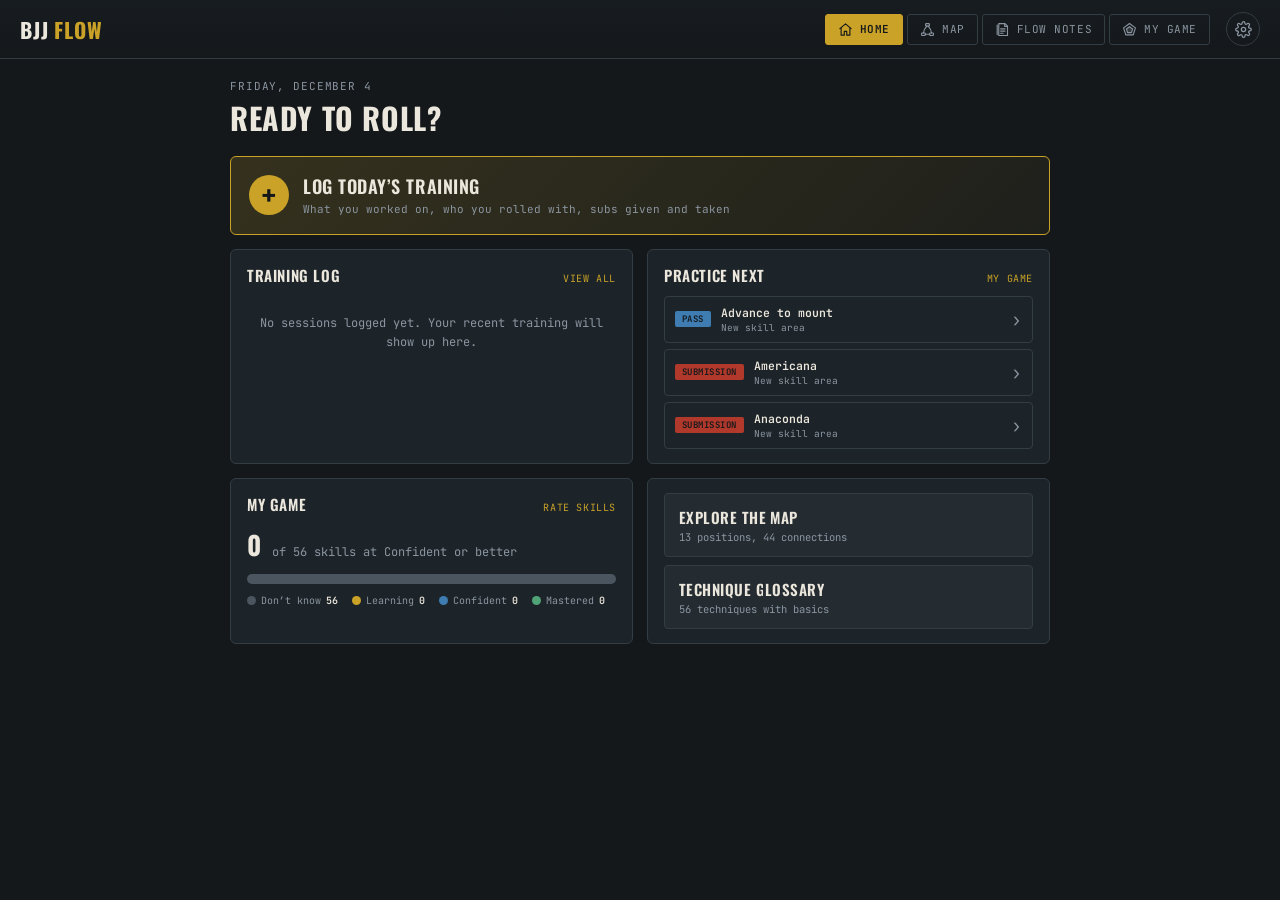
<file: app/index.html>
<!DOCTYPE html>
<html lang="en">
<head>
<meta charset="UTF-8">
<meta name="viewport" content="width=device-width, initial-scale=1.0, viewport-fit=cover">
<title>BJJ Flow</title>
<meta name="description" content="Positional map, technique glossary, skill tracker and training log for Brazilian jiu-jitsu.">
<meta name="theme-color" content="#14181B">
<link rel="manifest" href="manifest.webmanifest">
<link rel="icon" href="icons/icon.svg" type="image/svg+xml">
<link rel="apple-touch-icon" href="icons/apple-touch-icon.png">
<meta name="apple-mobile-web-app-capable" content="yes">
<meta name="mobile-web-app-capable" content="yes">
<meta name="apple-mobile-web-app-status-bar-style" content="black-translucent">
<meta name="apple-mobile-web-app-title" content="BJJ Flow">
<link rel="preconnect" href="https://fonts.googleapis.com">
<link rel="preconnect" href="https://fonts.gstatic.com" crossorigin>
<link href="https://fonts.googleapis.com/css2?family=Oswald:wght@400;500;600;700&family=JetBrains+Mono:wght@400;500;600;700&display=swap" rel="stylesheet">
<link rel="stylesheet" href="css/app.css">
</head>
<body>
<div class="app">
  <header class="topbar">
    <a class="brand" href="#/home">BJJ <span>Flow</span></a>
    <nav class="top-nav" id="topNav" aria-label="Main"></nav>
    <a class="icon-btn" id="settingsLink" href="#/settings" aria-label="Settings"></a>
  </header>
  <main id="view"></main>
  <nav class="bottom-nav" id="bottomNav" aria-label="Main"></nav>
</div>
<noscript><p style="padding:20px">BJJ Flow needs JavaScript turned on.</p></noscript>
<script type="module" src="js/app.js"></script>
</body>
</html>
</file>
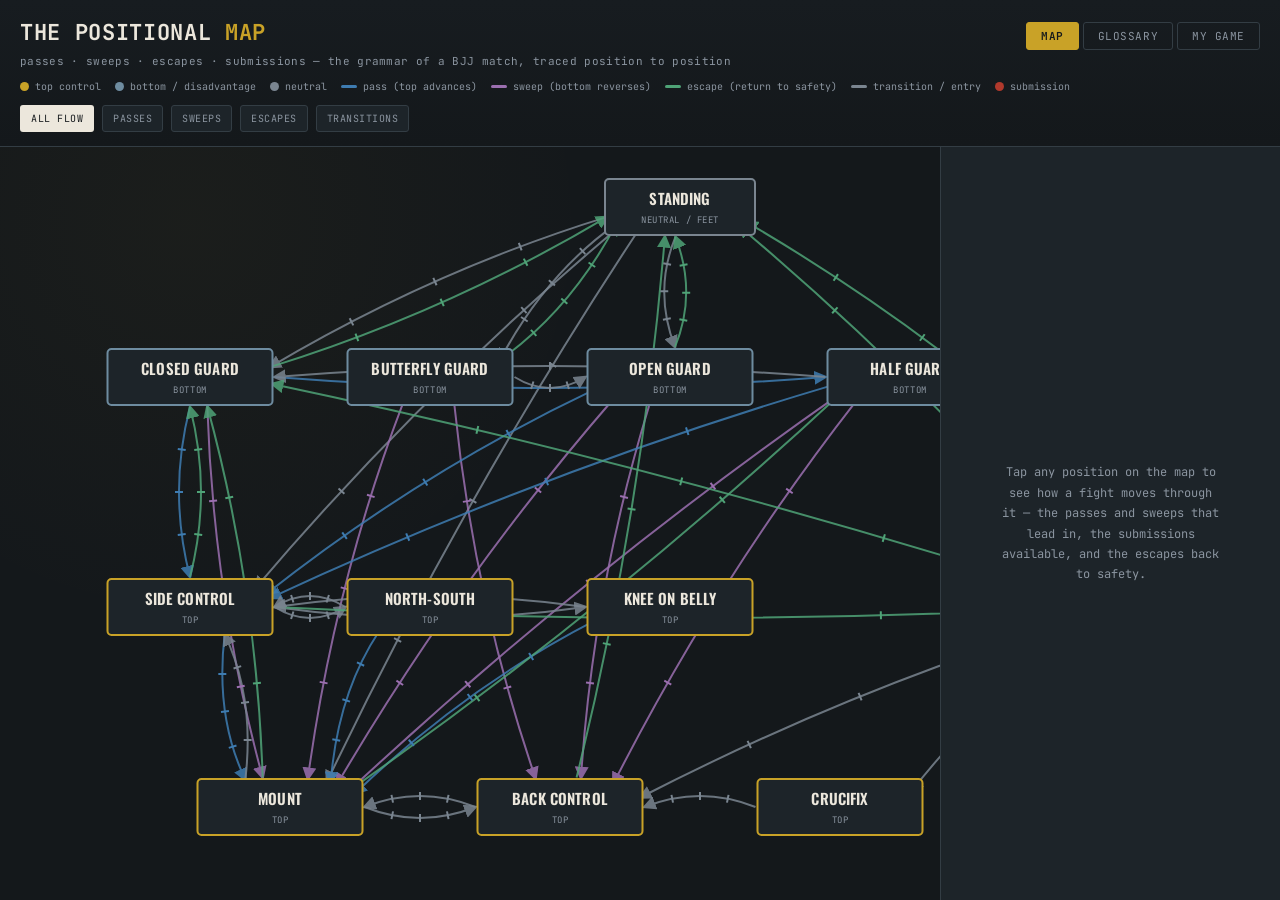
<file: bjj-flow-map.html>
<!DOCTYPE html>
<html lang="en">
<head>
<meta charset="UTF-8">
<meta name="viewport" content="width=device-width, initial-scale=1.0">
<title>The Positional Map — BJJ Flow</title>
<link rel="preconnect" href="https://fonts.googleapis.com">
<link href="https://fonts.googleapis.com/css2?family=Oswald:wght@400;500;600;700&family=JetBrains+Mono:wght@400;500;600&display=swap" rel="stylesheet">
<style>
  :root{
    --bg: #14181B;
    --panel: #1D2429;
    --panel-hi: #242C32;
    --line: #333D44;
    --ink: #ECE7DC;
    --ink-dim: #8B95A0;
    --gold: #C9A227;
    --slate: #6E8CA0;
    --grey: #7A8590;
    --pass: #3E7CB1;
    --sweep: #9B6FB0;
    --escape: #4FA377;
    --transition: #7A8590;
    --sub: #B0392C;
    --lvl0: #4A5560;
    --lvl1: #C9A227;
    --lvl2: #3E7CB1;
    --lvl3: #4FA377;
  }
  *{box-sizing:border-box;}
  html,body{margin:0;padding:0;background:var(--bg);color:var(--ink);font-family:'JetBrains Mono',monospace;height:100%;}
  .display{font-family:'Oswald',sans-serif;text-transform:uppercase;letter-spacing:0.02em;}

  .app{display:flex;flex-direction:column;height:100vh;}

  header{
    padding:18px 20px 14px;
    border-bottom:1px solid var(--line);
    flex-shrink:0;
    background:linear-gradient(180deg, #171C20, var(--bg));
  }
  .title-row{display:flex;align-items:baseline;gap:12px;flex-wrap:wrap;}
  h1{
    font-size:22px;font-weight:700;margin:0;color:var(--ink);
    letter-spacing:0.03em;
  }
  h1 .accent{color:var(--gold);}
  .subtitle{font-size:11px;color:var(--ink-dim);margin-top:4px;letter-spacing:0.03em;}

  .legend{
    display:flex;gap:14px;flex-wrap:wrap;margin-top:12px;font-size:10px;color:var(--ink-dim);
  }
  .legend-item{display:flex;align-items:center;gap:6px;}
  .swatch{width:16px;height:3px;border-radius:2px;}
  .swatch.dot{width:9px;height:9px;border-radius:50%;}

  .filters{
    display:flex;gap:8px;flex-wrap:wrap;margin-top:12px;
  }
  .filter-btn{
    font-family:'JetBrains Mono',monospace;
    font-size:10px;letter-spacing:0.05em;text-transform:uppercase;
    background:var(--panel);border:1px solid var(--line);color:var(--ink-dim);
    padding:6px 10px;border-radius:3px;cursor:pointer;transition:all .15s ease;
  }
  .filter-btn.active{color:var(--bg);border-color:transparent;}
  .filter-btn[data-type="pass"].active{background:var(--pass);}
  .filter-btn[data-type="sweep"].active{background:var(--sweep);}
  .filter-btn[data-type="escape"].active{background:var(--escape);}
  .filter-btn[data-type="transition"].active{background:var(--transition);}
  .filter-btn[data-type="all"].active{background:var(--ink);}

  main{flex:1;position:relative;overflow:hidden;display:flex;min-height:0;}
  .map-view{flex:1;display:flex;min-height:0;min-width:0;}

  .view-tabs{display:flex;gap:4px;margin-left:auto;}
  .view-tab{
    font-family:'JetBrains Mono',monospace;font-size:11px;letter-spacing:0.05em;text-transform:uppercase;
    background:none;border:1px solid var(--line);color:var(--ink-dim);
    padding:6px 14px;border-radius:3px;cursor:pointer;transition:all .15s ease;
  }
  .view-tab.active{background:var(--gold);border-color:var(--gold);color:var(--bg);font-weight:600;}

  .canvas-wrap{
    flex:1;overflow:auto;position:relative;
    background:
      radial-gradient(circle at 20% 10%, rgba(201,162,39,0.04), transparent 40%),
      var(--bg);
  }
  svg{display:block;}

  .node-group{cursor:pointer;}
  .node-rect{
    fill:var(--panel);stroke-width:2px;transition:fill .15s ease, stroke .15s ease;
  }
  .node-group:hover .node-rect{fill:var(--panel-hi);}
  .node-group.selected .node-rect{fill:var(--panel-hi);stroke-width:3px;}
  .node-label{
    font-family:'Oswald',sans-serif;font-weight:600;font-size:15px;fill:var(--ink);
    text-transform:uppercase;letter-spacing:0.01em;pointer-events:none;
  }
  .node-sub{
    font-family:'JetBrains Mono',monospace;font-size:9px;fill:var(--ink-dim);
    text-transform:uppercase;letter-spacing:0.06em;pointer-events:none;
  }
  .node-group.dimmed{opacity:0.25;}
  .edge{fill:none;stroke-width:2px;opacity:0.85;transition:opacity .15s ease, stroke-width .15s ease;cursor:pointer;}
  .edge.dimmed{opacity:0.06;}
  .edge:hover, .edge.highlighted{stroke-width:3.5px;opacity:1;}
  .edge-tick{stroke-width:2px;}
  .edge-tick.dimmed{opacity:0.06;}

  /* side panel */
  .panel{
    width:340px;flex-shrink:0;border-left:1px solid var(--line);
    background:var(--panel);overflow-y:auto;
    transform:translateX(0);transition:transform .25s ease;
  }
  .panel.empty{display:flex;align-items:center;justify-content:center;text-align:center;padding:30px;}
  .panel-empty-text{color:var(--ink-dim);font-size:12px;line-height:1.7;max-width:220px;}
  .panel-header{
    padding:20px 20px 14px;border-bottom:1px solid var(--line);position:relative;
  }
  .panel-close{
    display:none;position:absolute;top:12px;right:12px;width:32px;height:32px;
    background:var(--panel-hi);border:1px solid var(--line);border-radius:50%;
    color:var(--ink);font-size:18px;line-height:1;cursor:pointer;
  }
  .panel-adv{
    display:inline-block;font-size:9px;letter-spacing:0.08em;text-transform:uppercase;
    padding:3px 8px;border-radius:2px;margin-bottom:8px;color:var(--bg);font-weight:600;
  }
  .panel-title{font-family:'Oswald',sans-serif;font-size:24px;font-weight:700;text-transform:uppercase;margin:0 0 6px;}
  .panel-desc{font-size:11.5px;color:var(--ink-dim);line-height:1.6;}

  .panel-section{padding:16px 20px;border-bottom:1px solid var(--line);}
  .panel-section:last-child{border-bottom:none;}
  .section-label{
    font-size:10px;letter-spacing:0.1em;text-transform:uppercase;color:var(--ink-dim);
    margin-bottom:10px;font-weight:600;
  }
  .tag-row{display:flex;flex-wrap:wrap;gap:6px;}
  .tag{
    font-size:10.5px;padding:4px 9px;border-radius:2px;border:1px solid var(--sub);
    color:var(--ink);background:rgba(176,57,44,0.12);
  }
  .sub-list{display:flex;flex-direction:column;gap:6px;}
  .sub-item{border:1px solid var(--line);border-radius:4px;overflow:hidden;background:rgba(176,57,44,0.05);}
  .sub-toggle{
    width:100%;text-align:left;background:none;border:none;color:var(--ink);
    font-family:'JetBrains Mono',monospace;font-size:11.5px;padding:9px 10px;
    cursor:pointer;display:flex;align-items:center;gap:8px;
  }
  .sub-toggle-chevron{color:var(--sub);font-size:10px;transition:transform .15s ease;display:inline-block;}
  .sub-toggle.open .sub-toggle-chevron{transform:rotate(90deg);}
  .sub-toggle-chevron.open{transform:rotate(90deg);}
  .sub-steps-wrap{max-height:0;overflow:hidden;transition:max-height .2s ease;}
  .sub-steps-wrap.open{max-height:400px;}
  .sub-steps{
    margin:0;padding:2px 16px 12px 28px;font-size:11px;color:var(--ink-dim);line-height:1.6;
  }
  .sub-steps li{margin-bottom:4px;}
  .sub-steps li::marker{color:var(--sub);}
  .conn-list{display:flex;flex-direction:column;gap:8px;}
  .conn-item{
    display:flex;align-items:center;gap:8px;font-size:11.5px;cursor:pointer;
    padding:6px 8px;border-radius:3px;transition:background .15s ease;
  }
  .conn-item:hover{background:rgba(255,255,255,0.04);}
  .conn-tick{width:10px;height:10px;border-radius:2px;flex-shrink:0;}
  .conn-text b{color:var(--ink);font-weight:600;}
  .conn-text span{color:var(--ink-dim);display:block;font-size:9.5px;margin-top:1px;}

  /* Glossary view */
  .glossary-view{flex:1;display:flex;flex-direction:column;min-height:0;min-width:0;overflow:hidden;}
  .glossary-search-bar{
    padding:14px 20px;border-bottom:1px solid var(--line);flex-shrink:0;
    background:var(--panel);
  }
  .glossary-search{
    width:100%;background:var(--bg);border:1px solid var(--line);color:var(--ink);
    font-family:'JetBrains Mono',monospace;font-size:13px;padding:10px 12px;border-radius:4px;
    outline:none;
  }
  .glossary-search:focus{border-color:var(--gold);}
  .glossary-body{flex:1;overflow-y:auto;padding:18px 20px 60px;max-width:820px;margin:0 auto;width:100%;}
  .glossary-section{margin-bottom:26px;}
  .glossary-section-title{
    font-family:'Oswald',sans-serif;font-size:16px;font-weight:600;text-transform:uppercase;
    letter-spacing:0.03em;margin-bottom:10px;padding-bottom:6px;border-bottom:1px solid var(--line);
    display:flex;align-items:center;gap:8px;
  }
  .glossary-section-count{font-family:'JetBrains Mono',monospace;font-size:10px;color:var(--ink-dim);font-weight:400;}
  .glossary-empty{color:var(--ink-dim);font-size:12px;padding:30px 0;text-align:center;}
  .gloss-item{border:1px solid var(--line);border-radius:4px;overflow:hidden;margin-bottom:6px;background:var(--panel);}
  .gloss-toggle{
    width:100%;text-align:left;background:none;border:none;color:var(--ink);
    font-family:'JetBrains Mono',monospace;font-size:12px;padding:10px 12px;
    cursor:pointer;display:flex;align-items:center;gap:9px;
  }
  .gloss-toggle .chev{font-size:10px;transition:transform .15s ease;display:inline-block;flex-shrink:0;}
  .gloss-toggle.open .chev{transform:rotate(90deg);}
  .gloss-toggle .gloss-name{font-weight:600;flex:1;}
  .gloss-toggle .gloss-tag{
    font-size:9px;letter-spacing:0.05em;text-transform:uppercase;padding:2px 7px;border-radius:2px;
    color:var(--bg);font-weight:600;flex-shrink:0;
  }
  .gloss-steps-wrap{max-height:0;overflow:hidden;transition:max-height .2s ease;}
  .gloss-steps-wrap.open{max-height:1000px;}
  .gloss-variant{margin-top:12px;padding-top:10px;border-top:1px dashed var(--line);}
  .gloss-variant-pos{color:var(--ink-dim);font-size:10px;}
  .gloss-detail{padding:2px 16px 14px 31px;font-size:11px;color:var(--ink-dim);line-height:1.6;}
  .gloss-detail .gloss-route{color:var(--ink);margin-bottom:8px;font-size:11px;}
  .gloss-detail ol{margin:0;padding-left:16px;}
  .gloss-detail li{margin-bottom:4px;}
  .gloss-detail li::marker{color:var(--sub);}
  .gloss-positions{margin-top:8px;color:var(--ink-dim);font-size:10px;}
  .gloss-positions b{color:var(--ink);}

  /* My Game view */
  .game-view{flex:1;display:flex;flex-direction:column;min-height:0;min-width:0;overflow:hidden;}
  .game-top{
    display:flex;align-items:center;justify-content:center;gap:20px;flex-wrap:wrap;
    padding:18px 20px 6px;border-bottom:1px solid var(--line);background:var(--panel);flex-shrink:0;
  }
  .radar-wrap{flex-shrink:0;}
  .level-legend{display:flex;flex-direction:column;gap:8px;font-size:11px;}
  .level-legend-item{display:flex;align-items:center;gap:8px;color:var(--ink-dim);}
  .level-legend-dot{width:11px;height:11px;border-radius:50%;flex-shrink:0;}
  .level-legend-count{margin-left:auto;color:var(--ink);font-family:'JetBrains Mono',monospace;font-size:10px;padding-left:14px;}

  .practice-next{padding:14px 20px;border-bottom:1px solid var(--line);flex-shrink:0;background:var(--panel-hi);}
  .practice-next-title{
    font-family:'Oswald',sans-serif;font-size:13px;font-weight:600;text-transform:uppercase;
    letter-spacing:0.04em;color:var(--gold);margin-bottom:10px;
  }
  .practice-list{display:flex;flex-direction:column;gap:6px;}
  .practice-item{
    display:flex;align-items:center;gap:10px;font-size:11.5px;padding:8px 10px;
    border:1px solid var(--line);border-radius:4px;background:var(--panel);cursor:pointer;
  }
  .practice-item:hover{background:var(--panel-hi);}
  .practice-item .ptag{
    font-size:9px;letter-spacing:0.05em;text-transform:uppercase;padding:2px 7px;border-radius:2px;
    color:var(--bg);font-weight:600;flex-shrink:0;
  }
  .practice-item .pname{font-weight:600;color:var(--ink);flex:1;}
  .practice-item .preason{color:var(--ink-dim);font-size:9.5px;display:block;margin-top:1px;}
  .practice-empty{color:var(--ink-dim);font-size:11.5px;text-align:center;padding:8px 0;}

  .skill-row-inner{display:flex;align-items:center;gap:10px;flex:1;}
  .level-btn{
    font-family:'JetBrains Mono',monospace;font-size:9.5px;letter-spacing:0.04em;text-transform:uppercase;
    border:none;border-radius:3px;padding:5px 9px;cursor:pointer;color:var(--bg);font-weight:700;
    flex-shrink:0;white-space:nowrap;transition:filter .15s ease;
  }
  .level-btn:hover{filter:brightness(1.12);}

  ::-webkit-scrollbar{width:8px;height:8px;}
  ::-webkit-scrollbar-thumb{background:var(--line);border-radius:4px;}
  ::-webkit-scrollbar-track{background:transparent;}

  @media (max-width: 760px){
    .panel{
      position:fixed;bottom:0;left:0;right:0;top:auto;width:100%;
      max-height:62vh;border-left:none;border-top:1px solid var(--line);
      border-radius:14px 14px 0 0;box-shadow:0 -10px 30px rgba(0,0,0,0.5);
      transform:translateY(100%);
    }
    .panel.open{transform:translateY(0);}
    .panel-close{display:block;}
    .panel.empty{display:none;}
    main{position:relative;}
    .legend{display:none;}
    .glossary-body{padding:14px 14px 60px;}
    #radarSvg{width:250px;height:250px;}
    .game-top{padding:14px 14px 4px;gap:10px;}
    .level-legend{flex-direction:row;flex-wrap:wrap;gap:12px;}
    .level-legend-count{padding-left:6px;margin-left:0;}
    .practice-next{padding:12px 14px;}
  }
</style>
</head>
<body>
<div class="app">
  <header>
    <div class="title-row">
      <h1>THE POSITIONAL <span class="accent">MAP</span></h1>
      <div class="view-tabs" id="viewTabs">
        <button class="view-tab active" data-view="map">Map</button>
        <button class="view-tab" data-view="glossary">Glossary</button>
        <button class="view-tab" data-view="game">My Game</button>
      </div>
    </div>
    <div class="subtitle">passes · sweeps · escapes · submissions — the grammar of a BJJ match, traced position to position</div>
    <div class="legend">
      <div class="legend-item"><span class="swatch dot" style="background:var(--gold)"></span> top control</div>
      <div class="legend-item"><span class="swatch dot" style="background:var(--slate)"></span> bottom / disadvantage</div>
      <div class="legend-item"><span class="swatch dot" style="background:var(--grey)"></span> neutral</div>
      <div class="legend-item"><span class="swatch" style="background:var(--pass)"></span> pass (top advances)</div>
      <div class="legend-item"><span class="swatch" style="background:var(--sweep)"></span> sweep (bottom reverses)</div>
      <div class="legend-item"><span class="swatch" style="background:var(--escape)"></span> escape (return to safety)</div>
      <div class="legend-item"><span class="swatch" style="background:var(--transition)"></span> transition / entry</div>
      <div class="legend-item"><span class="swatch dot" style="background:var(--sub)"></span> submission</div>
    </div>
    <div class="filters" id="filters">
      <button class="filter-btn active" data-type="all">All flow</button>
      <button class="filter-btn" data-type="pass">Passes</button>
      <button class="filter-btn" data-type="sweep">Sweeps</button>
      <button class="filter-btn" data-type="escape">Escapes</button>
      <button class="filter-btn" data-type="transition">Transitions</button>
    </div>
  </header>

  <main>
    <div class="map-view" id="mapView">
      <div class="canvas-wrap" id="canvasWrap">
        <svg id="svg" viewBox="0 0 1360 900" width="1360" height="900"></svg>
      </div>
      <aside class="panel empty" id="panel">
        <div class="panel-empty-text">Tap any position on the map to see how a fight moves through it — the passes and sweeps that lead in, the submissions available, and the escapes back to safety.</div>
      </aside>
    </div>

    <div class="glossary-view" id="glossaryView" style="display:none;">
      <div class="glossary-search-bar">
        <input type="text" id="glossarySearch" class="glossary-search" placeholder="Search submissions, passes, sweeps, escapes, transitions…" autocomplete="off">
      </div>
      <div class="glossary-body" id="glossaryBody"></div>
    </div>

    <div class="game-view" id="gameView" style="display:none;">
      <div class="game-top">
        <div class="radar-wrap">
          <svg id="radarSvg" viewBox="0 0 340 340" width="340" height="340"></svg>
        </div>
        <div class="level-legend" id="levelLegend"></div>
      </div>
      <div class="practice-next" id="practiceNext"></div>
      <div class="glossary-search-bar">
        <input type="text" id="gameSearch" class="glossary-search" placeholder="Search your skills…" autocomplete="off">
      </div>
      <div class="glossary-body" id="gameBody"></div>
    </div>
  </main>
</div>

<script>
const ADV_COLOR = { top:'var(--gold)', bottom:'var(--slate)', neutral:'var(--grey)' };
const ADV_COLOR_HEX = { top:'#C9A227', bottom:'#6E8CA0', neutral:'#7A8590' };
const TYPE_COLOR = { pass:'#3E7CB1', sweep:'#9B6FB0', escape:'#4FA377', transition:'#7A8590' };
const TYPE_NOUN = { pass:'Pass', sweep:'Sweep', escape:'Escape', transition:'Transition' };

const POSITIONS = [
  {id:'standing', name:'Standing', sub:'neutral / feet', adv:'neutral', x:680, y:60, w:150, h:56,
    desc:'Grips and feet. The exchange usually ends here in one of two ways: a takedown, or one player pulling guard.',
    subs:['Guillotine','D\u2019Arce (off sprawl)','Anaconda']},

  {id:'closedguard', name:'Closed Guard', sub:'bottom', adv:'bottom', x:190, y:230, w:165, h:56,
    desc:'Legs locked around the opponent\u2019s waist. A strong defensive base and a real attacking position — the bottom player controls distance and dictates the pace.',
    subs:['Armbar','Triangle choke','Omoplata','Kimura','Guillotine']},

  {id:'butterflyguard', name:'Butterfly Guard', sub:'bottom', adv:'bottom', x:430, y:230, w:165, h:56,
    desc:'Seated, hooks inside the opponent\u2019s legs, off-balancing with the upper body. Built for elevation sweeps at close range rather than submissions.',
    subs:['Guillotine']},

  {id:'openguard', name:'Open Guard', sub:'bottom', adv:'bottom', x:670, y:230, w:165, h:56,
    desc:'Legs unlocked, feet and shins used to control distance and grips. Family of guards (De La Riva, spider, X-guard) built for sweeping and off-balancing.',
    subs:['Triangle choke','Omoplata','Armbar']},

  {id:'halfguard', name:'Half Guard', sub:'bottom', adv:'bottom', x:910, y:230, w:165, h:56,
    desc:'One of the opponent\u2019s legs trapped between yours. A transitional position — can be a launchpad for sweeps or a stop-gap while recovering full guard.',
    subs:['Kimura','Guillotine','D\u2019Arce']},

  {id:'fiftyfifty', name:'50/50 Guard', sub:'neutral / legs', adv:'neutral', x:1160, y:340, w:165, h:56,
    desc:'Both players\u2019 legs interlocked around a single leg each — a leg-entanglement stalemate. Whoever wins the grip fight for the foot usually wins the exchange.',
    subs:['Straight ankle lock','Heel hook','Kneebar']},

  {id:'turtle', name:'Turtle', sub:'bottom / neutral', adv:'neutral', x:1160, y:460, w:150, h:56,
    desc:'Rolled onto knees and elbows, defending. Rarely a destination on purpose — usually a stop on the way somewhere safer, or the way in to the back.',
    subs:['Clock choke (gi)','Guillotine (off sprawl)']},

  {id:'sidecontrol', name:'Side Control', sub:'top', adv:'top', x:190, y:460, w:165, h:56,
    desc:'Perpendicular control, chest to ribs. The classic dominant pin — the top player has weight, the bottom player is working purely to survive and recover guard.',
    subs:['Americana','Kimura','Armbar','Head-arm choke']},

  {id:'northsouth', name:'North-South', sub:'top', adv:'top', x:430, y:460, w:165, h:56,
    desc:'Facing the opposite direction across the body. Heavy and disorienting — a favorite spot to lock in a choke or shift toward the far side.',
    subs:['North-South choke','Kimura']},

  {id:'kneebelly', name:'Knee on Belly', sub:'top', adv:'top', x:670, y:460, w:165, h:56,
    desc:'Mobile pin with one knee driven into the midsection. Uncomfortable by design — meant to provoke a reaction the top player can capitalize on.',
    subs:['Armbar','Guillotine']},

  {id:'mount', name:'Mount', sub:'top', adv:'top', x:280, y:660, w:165, h:56,
    desc:'Seated on the torso, the most dominant position in the sport. Full weight, both hands free to attack — the bottom player\u2019s only job is to survive back to guard.',
    subs:['Armbar','Cross collar choke','Ezekiel choke','Americana']},

  {id:'backcontrol', name:'Back Control', sub:'top', adv:'top', x:560, y:660, w:165, h:56,
    desc:'Hooks or body triangle in, both arms free, opponent facing away. The highest-value position in the game — nearly every path on this map leads here eventually.',
    subs:['Rear naked choke','Bow and arrow choke (gi)','Armbar']},

  {id:'crucifix', name:'Crucifix', sub:'top', adv:'top', x:840, y:660, w:165, h:56,
    desc:'Both of the opponent\u2019s arms trapped and one leg controlled from behind — they can\u2019t defend and can\u2019t move. A back-attack variant reached mainly off a turtling opponent.',
    subs:['Armbar','Rear naked choke (one arm free)']},
];

const EDGES = [
  {from:'standing', to:'closedguard', type:'transition', label:'Guard pull'},
  {from:'standing', to:'openguard', type:'transition', label:'Guard pull'},
  {from:'standing', to:'butterflyguard', type:'transition', label:'Sit to butterfly'},
  {from:'standing', to:'sidecontrol', type:'transition', label:'Takedown'},
  {from:'standing', to:'mount', type:'transition', label:'Takedown to mount'},

  {from:'closedguard', to:'standing', type:'escape', label:'Stand up'},
  {from:'closedguard', to:'mount', type:'sweep', label:'Scissor / hip-bump sweep'},
  {from:'closedguard', to:'halfguard', type:'pass', label:'Guard pass (partial)'},
  {from:'closedguard', to:'sidecontrol', type:'pass', label:'Guard pass'},

  {from:'butterflyguard', to:'standing', type:'escape', label:'Stand up'},
  {from:'butterflyguard', to:'mount', type:'sweep', label:'Butterfly sweep'},
  {from:'butterflyguard', to:'backcontrol', type:'sweep', label:'Hook sweep to back'},
  {from:'butterflyguard', to:'openguard', type:'transition', label:'Guard retention shift'},

  {from:'openguard', to:'standing', type:'escape', label:'Technical stand-up'},
  {from:'openguard', to:'mount', type:'sweep', label:'Flower / X-guard sweep'},
  {from:'openguard', to:'sidecontrol', type:'pass', label:'Toreando / knee-cut pass'},
  {from:'openguard', to:'backcontrol', type:'sweep', label:'Berimbolo'},

  {from:'halfguard', to:'mount', type:'sweep', label:'Old-school sweep'},
  {from:'halfguard', to:'backcontrol', type:'sweep', label:'Waiter sweep'},
  {from:'halfguard', to:'sidecontrol', type:'pass', label:'Half guard pass'},
  {from:'halfguard', to:'closedguard', type:'transition', label:'Recover full guard'},
  {from:'halfguard', to:'fiftyfifty', type:'transition', label:'Leg entanglement'},

  {from:'fiftyfifty', to:'standing', type:'escape', label:'Leg escape to feet'},
  {from:'fiftyfifty', to:'halfguard', type:'transition', label:'Return to half guard'},

  {from:'sidecontrol', to:'mount', type:'pass', label:'Mount from side'},
  {from:'sidecontrol', to:'kneebelly', type:'transition', label:'Step to knee on belly'},
  {from:'sidecontrol', to:'northsouth', type:'transition', label:'Switch to north-south'},
  {from:'sidecontrol', to:'closedguard', type:'escape', label:'Recover guard'},
  {from:'sidecontrol', to:'turtle', type:'escape', label:'Turtle / roll away'},

  {from:'kneebelly', to:'mount', type:'pass', label:'Advance to mount'},
  {from:'kneebelly', to:'sidecontrol', type:'transition', label:'Return to side control'},

  {from:'northsouth', to:'sidecontrol', type:'transition', label:'Return to side control'},
  {from:'northsouth', to:'mount', type:'pass', label:'Advance to mount'},

  {from:'mount', to:'backcontrol', type:'transition', label:'Take the back'},
  {from:'mount', to:'sidecontrol', type:'transition', label:'Base lost, fall to side'},
  {from:'mount', to:'halfguard', type:'escape', label:'Recompose half guard'},
  {from:'mount', to:'closedguard', type:'escape', label:'Upa / elbow escape'},

  {from:'backcontrol', to:'mount', type:'transition', label:'Hooks lost, roll to mount'},
  {from:'backcontrol', to:'standing', type:'escape', label:'Stand-and-turn escape'},

  {from:'turtle', to:'backcontrol', type:'transition', label:'Back taken'},
  {from:'turtle', to:'crucifix', type:'transition', label:'Crucifix taken'},
  {from:'turtle', to:'closedguard', type:'escape', label:'Recover guard'},
  {from:'turtle', to:'standing', type:'escape', label:'Stand up'},

  {from:'crucifix', to:'backcontrol', type:'transition', label:'Shift to hooks / body triangle'},
];

// Submission chains: what to attack next when the first submission is defended,
// all without leaving the same position.
const CHAINS = [
  {position:'closedguard', note:'Classic guard attack sequence', steps:[
    {sub:'Armbar', trigger:'Opponent posts up (hitchhiker grip)'},
    {sub:'Triangle choke', trigger:'Opponent stacks / defends the arm'},
    {sub:'Omoplata', trigger:'Opponent postures out of the triangle'},
  ]},
  {position:'mount', note:'High-mount attack sequence', steps:[
    {sub:'Cross collar choke', trigger:'Opponent defends by turning away'},
    {sub:'Armbar', trigger:'Opponent frames and pushes the hips'},
    {sub:'Americana', trigger:'Opponent pulls the arm back to defend armbar'},
  ]},
  {position:'backcontrol', note:'Back-attack sequence', steps:[
    {sub:'Rear naked choke', trigger:'Opponent hand-fights the choking arm'},
    {sub:'Bow and arrow choke (gi)', trigger:'Opponent controls the choking wrist'},
    {sub:'Armbar', trigger:'Opponent turns into you defending the choke'},
  ]},
  {position:'sidecontrol', note:'Top-pressure attack sequence', steps:[
    {sub:'Kimura', trigger:'Opponent frames the near-side arm'},
    {sub:'Americana', trigger:'Opponent rotates the arm the other way to escape'},
    {sub:'Armbar', trigger:'Opponent straightens the arm to push you off'},
  ]},
  {position:'fiftyfifty', note:'Leg-lock sequence', steps:[
    {sub:'Straight ankle lock', trigger:'Opponent points the toes to defend'},
    {sub:'Heel hook', trigger:'Opponent rotates the leg out'},
    {sub:'Kneebar', trigger:'Opponent pulls the foot away'},
  ]},
];

// Basic mechanics for each submission, position-independent.
const SUB_STEPS = {
  'Armbar': [
    'Isolate one arm and control the wrist with both hands.',
    'Swing a leg over the head so the opponent\u2019s arm is trapped between your thighs.',
    'Squeeze your knees together and pinch the elbow to your chest.',
    'Lift your hips while pulling the wrist down to hyperextend the elbow.'
  ],
  'Triangle choke': [
    'Get one of the opponent\u2019s arms across your body while the other is outside your leg.',
    'Cut a 90-degree angle to that side and swing your top leg over the neck.',
    'Lock your foot behind your own opposite knee, forming a triangle around neck and arm.',
    'Pull the head down and squeeze your knees together to finish the choke.'
  ],
  'Kimura': [
    'Trap one of the opponent\u2019s arms and control the wrist with both hands.',
    'Reach your far arm under and over their forearm, gripping your own wrist (figure-four grip).',
    'Keep the elbow pinned tight to their body.',
    'Rotate the wrist up and behind their back to lock the shoulder.'
  ],
  'Guillotine': [
    'Wrap one arm around the opponent\u2019s neck as they duck their head or shoot in.',
    'Lace your hands together under the chin (gi or arm-in variations change the grip).',
    'Close your guard or drop your hips to prevent them from stepping around.',
    'Pull the elbows in and lift the chest to choke, not just squeeze the arms.'
  ],
  'D\u2019Arce': [
    'From a front headlock, thread one arm under their armpit and around the neck.',
    'Clasp your hands together, trapping the far arm and neck together.',
    'Roll to your back or sprawl your hips away to tighten the choke.',
    'Squeeze the arms together while extending the hips to finish.'
  ],
  'Anaconda': [
    'From a front headlock, wrap one arm under the neck and the other under the near armpit.',
    'Clasp your hands together in a tight gable grip around the neck and arm.',
    'Roll forward over your shoulder, ending up on top of the opponent.',
    'Squeeze the arms together as you roll through to finish the choke.'
  ],
  'Omoplata': [
    'Control one arm and swing your same-side leg over their shoulder from a guard position.',
    'Sit up and rotate so your leg pins the arm against their back like a shoulder lock.',
    'Control the hips or belt so they can\u2019t roll out.',
    'Walk your hands toward their hip and lean forward to crank the shoulder.'
  ],
  'Straight ankle lock': [
    'Control the foot and trap the leg between your legs or under an arm.',
    'Position your hip or forearm behind the Achilles tendon.',
    'Squeeze your legs together and arch back slightly.',
    'Extend your hips while pulling the foot in toward your chest.'
  ],
  'Heel hook': [
    'Control the leg and trap the foot, heel pointing toward you, in your armpit.',
    'Wrap your near arm around the heel and your far arm over the shin.',
    'Keep the knee immobilized against your hip so it can\u2019t rotate freely.',
    'Rotate the heel like turning a key to torque the knee.'
  ],
  'Kneebar': [
    'Control the leg and get both of your legs across their hip, hugging the one leg.',
    'Pull the leg tight against your chest with the knee joint over your hips.',
    'Keep their knee straight, not bent, and their foot controlled at your shoulder.',
    'Extend your hips upward to hyperextend the knee.'
  ],
  'Clock choke (gi)': [
    'From the opponent\u2019s turtle, grab the far collar deep with one hand.',
    'Step or circle around to their back side while keeping the grip tight.',
    'Drive your weight down onto their upper back to flatten them out.',
    'Walk in a circle (like clock hands) while pulling the collar to choke.'
  ],
  'Americana': [
    'Pin the opponent\u2019s wrist to the mat above their shoulder, arm bent at 90 degrees.',
    'Thread your other hand under their elbow and grab your own wrist.',
    'Keep their elbow on the mat as a fixed pivot point.',
    'Trace the arm in an \u201cS\u201d shape along the mat toward their hip to lock the shoulder.'
  ],
  'Head-arm choke': [
    'From side control, trap one of their arms across their own neck.',
    'Wrap your near arm around their head and the trapped arm together.',
    'Clasp your hands or grip your own biceps to close the choke.',
    'Drive your shoulder down and squeeze to finish.'
  ],
  'North-South choke': [
    'From north-south position, slide one arm under their near-side arm and around the neck.',
    'Clasp your hands together behind their neck or lace a gable grip.',
    'Walk your hips up toward their head for a tighter angle.',
    'Squeeze your arms and drive your chest down to finish the choke.'
  ],
  'Cross collar choke': [
    'From mount or guard, grip deep into the far collar with one hand, palm up.',
    'Grip the near collar the same way with the other hand, palm down, crossing your wrists.',
    'Bring your elbows in tight to your body rather than pulling out wide.',
    'Squeeze your hands toward each other and expand your chest to finish.'
  ],
  'Ezekiel choke': [
    'From mount, slide one hand into your own opposite sleeve, forearm across their neck.',
    'Use the other hand to grip your own fist or wrist for support.',
    'Keep your posture heavy so they can\u2019t create space.',
    'Squeeze your forearm across the neck by closing the gap between your hands.'
  ],
  'Rear naked choke': [
    'From back control, slide one arm under the chin across the throat.',
    'Clasp that hand into the crook of your other elbow (or grip your bicep).',
    'Place your free hand behind their head, fingers pointing forward.',
    'Squeeze your elbows together and expand your chest to finish.'
  ],
  'Rear naked choke (one arm free)': [
    'From crucifix, one of their arms is already trapped and unable to defend.',
    'Slide your free arm under the chin across the throat.',
    'Clasp your hands together or grip your own bicep to lock the choke.',
    'Squeeze your elbows in and expand your chest to finish.'
  ],
  'Bow and arrow choke (gi)': [
    'From back control, grab the far collar deep with one hand.',
    'Switch your hips to the side and grab their same-side leg or pant with the other hand.',
    'Pull the leg like drawing a bowstring while extending your body.',
    'Pull the collar across and arch back to finish the choke.'
  ],
};

// Basic mechanics for each sweep, keyed by the edge label used in EDGES.
const SWEEP_STEPS = {
  'Scissor / hip-bump sweep': [
    'From closed guard, open your legs and post one shin across the opponent\u2019s belly while gripping their same-side sleeve and opposite collar.',
    'Hip escape onto your side so your bottom leg is free and your top shin stays braced across their midsection.',
    'Scissor the legs: the bottom leg kicks their base leg out from under them while the top shin pushes their upper body up and back.',
    'Finish the pull with your grips as they fall, following them over into mount.'
  ],
  'Butterfly sweep': [
    'From butterfly guard, sit chest to chest and get a deep hook under one of their thighs.',
    'Control one arm at the wrist and hook or hug behind their same-side tricep or back with the other.',
    'Load their weight onto the hooking leg by pulling with your upper body toward that side.',
    'Elevate hard with the hook, lifting their base leg off the mat, and follow their fall over the top into mount.'
  ],
  'Hook sweep to back': [
    'From butterfly guard, establish the same deep hook as the butterfly sweep, but underhook the far arm instead of just gripping the sleeve.',
    'Off-balance the opponent toward the side away from your hook while keeping that underhook tight so they can\u2019t post or square back up.',
    'As they fall, don\u2019t finish flat on top — ride the rotation instead of stopping in mount.',
    'Continue rolling through the momentum until you land behind them with hooks in for back control.'
  ],
  'Flower / X-guard sweep': [
    'From open guard, control one sleeve and hook your same-side foot behind their same-side knee (basic pendulum / flower sweep setup).',
    'Swing your hips and free leg back and then forward like a pendulum, pulling the sleeve to break their post on that side.',
    'As their base leg is swept out, drive the swinging leg through to elevate and roll them onto their back.',
    'Follow through with the sleeve grip to come up in mount. (X-guard entries — underneath, controlling one leg and hooking behind the far knee — use the same elevate-and-follow-through idea from a lower angle.)'
  ],
  'Berimbolo': [
    'From De La Riva hook, off-balance the opponent forward and down using the hook and your grips so they post their hands to the mat.',
    'As they base out, sit through underneath them and roll backward, staying inverted rather than fighting to stay upright.',
    'Use your hip position to travel under and around their base leg while they\u2019re occupied defending the sweep/roll.',
    'Continue the rotation to come up on the far side of their hips and take the back with hooks in.'
  ],
  'Old-school sweep': [
    'From half guard bottom, underhook the far arm and grip their near-side wrist or sleeve with your other hand.',
    'Drive your head and shoulder into their chest, off-balancing them backward and flattening their posture.',
    'Use the hook from your trapped leg to lift and turn their base (bottom) leg out from under them.',
    'Roll through the opening created, following your underhook and head pressure up into mount.'
  ],
  'Waiter sweep': [
    'From half guard bottom, get a deep underhook on the far side and reach that same hand behind their back or belt, like carrying a tray.',
    'Use your outside-leg hook to lift their base leg, the way a waiter\u2019s hand lifts a tray.',
    'Drive up through the underhook and hook together, rolling them forward over your shoulder.',
    'Follow their rotation all the way around to their back, inserting hooks or a body triangle as you arrive.'
  ],
};

const byId = Object.fromEntries(POSITIONS.map(p=>[p.id,p]));
// A trailing "(gi)" is part of a technique's identity (gi-only), so it is kept.
// Any other trailing parenthetical is a contextual variant of the base technique.
function canonicalSubName(name){
  if(/\(gi\)\s*$/i.test(name)) return name.trim();
  return name.replace(/\s*\([^)]*\)\s*$/, '').trim();
}
function getSteps(name){
  return SUB_STEPS[name] || SUB_STEPS[canonicalSubName(name)] || null;
}
let activeFilter = 'all';
let selected = null;

const svg = document.getElementById('svg');
const NS = 'http://www.w3.org/2000/svg';

function curvePath(a,b){
  const x1=a.x, y1=a.y+a.h/2, x2=b.x, y2=b.y-b.h/2;
  // choose control based on relative position for pleasant curvature
  const dx = x2-x1, dy=y2-y1;
  const mx = (x1+x2)/2, my=(y1+y2)/2;
  const curveOffset = dx*0.18;
  return `M ${x1} ${y1} Q ${mx+curveOffset} ${my} ${x2} ${y2}`;
}

function edgeAnchor(a,b){
  // connect edges of node boxes toward each other's center, generic straight-ish quad curve
  const ax=a.x, ay=a.y, bx=b.x, by=b.y;
  const dx=bx-ax, dy=by-ay;
  const dist = Math.sqrt(dx*dx+dy*dy) || 1;
  const ux=dx/dist, uy=dy/dist;
  const sx = ax + ux*(a.w/2+2), sy = ay + uy*(a.h/2+2);
  const ex = bx - ux*(b.w/2+2), ey = by - uy*(b.h/2+2);
  const mx=(sx+ex)/2, my=(sy+ey)/2;
  const perpX = -uy, perpY = ux;
  const bend = 22;
  const cx = mx + perpX*bend, cy = my + perpY*bend;
  return {sx,sy,ex,ey,cx,cy};
}

function buildSVG(){
  svg.innerHTML = '';

  // defs: arrowheads per type
  const defs = document.createElementNS(NS,'defs');
  Object.entries(TYPE_COLOR).forEach(([type,color])=>{
    const marker = document.createElementNS(NS,'marker');
    marker.setAttribute('id', `arrow-${type}`);
    marker.setAttribute('viewBox','0 0 10 10');
    marker.setAttribute('refX','8'); marker.setAttribute('refY','5');
    marker.setAttribute('markerWidth','7'); marker.setAttribute('markerHeight','7');
    marker.setAttribute('orient','auto-start-reverse');
    const path = document.createElementNS(NS,'path');
    path.setAttribute('d','M 0 0 L 10 5 L 0 10 z');
    path.setAttribute('fill', color);
    marker.appendChild(path);
    defs.appendChild(marker);
  });
  svg.appendChild(defs);

  const edgeLayer = document.createElementNS(NS,'g'); edgeLayer.id='edgeLayer';
  const tickLayer = document.createElementNS(NS,'g'); tickLayer.id='tickLayer';
  const nodeLayer = document.createElementNS(NS,'g'); nodeLayer.id='nodeLayer';
  svg.appendChild(edgeLayer); svg.appendChild(tickLayer); svg.appendChild(nodeLayer);

  EDGES.forEach((e,i)=>{
    const a = byId[e.from], b = byId[e.to];
    const {sx,sy,ex,ey,cx,cy} = edgeAnchor(a,b);
    const d = `M ${sx} ${sy} Q ${cx} ${cy} ${ex} ${ey}`;
    const path = document.createElementNS(NS,'path');
    path.setAttribute('d', d);
    path.setAttribute('class','edge');
    path.setAttribute('stroke', TYPE_COLOR[e.type]);
    path.setAttribute('marker-end', `url(#arrow-${e.type})`);
    path.dataset.type = e.type;
    path.dataset.from = e.from;
    path.dataset.to = e.to;
    path.dataset.index = i;

    // belt-stripe ticks along the curve (signature detail)
    const tickCount = 3;
    for(let t=1;t<=tickCount;t++){
      const frac = t/(tickCount+1);
      const tx = (1-frac)*(1-frac)*sx + 2*(1-frac)*frac*cx + frac*frac*ex;
      const ty = (1-frac)*(1-frac)*sy + 2*(1-frac)*frac*cy + frac*frac*ey;
      const dxt = 2*(1-frac)*(cx-sx) + 2*frac*(ex-cx);
      const dyt = 2*(1-frac)*(cy-sy) + 2*frac*(ey-cy);
      const len = Math.sqrt(dxt*dxt+dyt*dyt) || 1;
      const nx = -dyt/len, ny = dxt/len;
      const tick = document.createElementNS(NS,'line');
      tick.setAttribute('x1', tx-nx*4); tick.setAttribute('y1', ty-ny*4);
      tick.setAttribute('x2', tx+nx*4); tick.setAttribute('y2', ty+ny*4);
      tick.setAttribute('class','edge-tick');
      tick.setAttribute('stroke', TYPE_COLOR[e.type]);
      tick.dataset.type = e.type;
      tick.dataset.index = i;
      tickLayer.appendChild(tick);
    }

    path.addEventListener('click', ()=>{
      showEdgeTooltip(e);
    });
    edgeLayer.appendChild(path);
  });

  POSITIONS.forEach(p=>{
    const g = document.createElementNS(NS,'g');
    g.setAttribute('class','node-group');
    g.dataset.id = p.id;
    const rect = document.createElementNS(NS,'rect');
    rect.setAttribute('x', p.x - p.w/2);
    rect.setAttribute('y', p.y - p.h/2);
    rect.setAttribute('width', p.w);
    rect.setAttribute('height', p.h);
    rect.setAttribute('rx', 4);
    rect.setAttribute('class','node-rect');
    rect.setAttribute('stroke', ADV_COLOR_HEX[p.adv]);
    g.appendChild(rect);

    const label = document.createElementNS(NS,'text');
    label.setAttribute('x', p.x); label.setAttribute('y', p.y - 2);
    label.setAttribute('text-anchor','middle');
    label.setAttribute('class','node-label');
    label.textContent = p.name;
    g.appendChild(label);

    const sub = document.createElementNS(NS,'text');
    sub.setAttribute('x', p.x); sub.setAttribute('y', p.y + 16);
    sub.setAttribute('text-anchor','middle');
    sub.setAttribute('class','node-sub');
    sub.textContent = p.sub;
    g.appendChild(sub);

    g.addEventListener('click', ()=> selectNode(p.id));
    nodeLayer.appendChild(g);
  });

  applyFilter();
}

function connectionsFor(id){
  const out = EDGES.filter(e=>e.from===id);
  const inn = EDGES.filter(e=>e.to===id);
  return {out, inn};
}

function selectNode(id){
  selected = id;
  document.querySelectorAll('.node-group').forEach(g=>{
    g.classList.toggle('selected', g.dataset.id===id);
  });
  renderPanel(id);
  const panel = document.getElementById('panel');
  panel.classList.remove('empty');
  panel.classList.add('open');
}

function renderPanel(id){
  const p = byId[id];
  const {out, inn} = connectionsFor(id);
  const panel = document.getElementById('panel');

  const advLabel = p.adv==='top' ? 'Top control' : p.adv==='bottom' ? 'Bottom / disadvantage' : 'Neutral';

  let outHtml = out.map((e,idx)=>{
    const target = byId[e.to];
    const steps = e.type==='sweep' ? SWEEP_STEPS[e.label] : null;
    if(!steps){
      return `<div class="conn-item" data-target="${e.to}">
        <span class="conn-tick" style="background:${TYPE_COLOR[e.type]}"></span>
        <span class="conn-text"><b>${TYPE_NOUN[e.type]} → ${target.name}</b><span>${e.label}</span></span>
      </div>`;
    }
    // Sweeps with basics: same tap-to-navigate row, plus a chevron that expands step detail in place.
    return `<div class="sub-item">
      <div class="conn-item" data-target="${e.to}" style="justify-content:space-between;">
        <span style="display:flex;align-items:center;gap:8px;">
          <span class="conn-tick" style="background:${TYPE_COLOR[e.type]}"></span>
          <span class="conn-text"><b>${TYPE_NOUN[e.type]} → ${target.name}</b><span>${e.label}</span></span>
        </span>
        <button class="sub-toggle-chevron" data-sweep-toggle="${idx}" style="background:none;border:none;cursor:pointer;padding:4px;">▸</button>
      </div>
      <div class="sub-steps-wrap" data-sweep-wrap="${idx}">
        <ol class="sub-steps">${steps.map(st=>`<li>${st}</li>`).join('')}</ol>
      </div>
    </div>`;
  }).join('');

  let innHtml = inn.map(e=>{
    const source = byId[e.from];
    return `<div class="conn-item" data-target="${e.from}">
      <span class="conn-tick" style="background:${TYPE_COLOR[e.type]}"></span>
      <span class="conn-text"><b>${source.name} → ${TYPE_NOUN[e.type]}</b><span>${e.label}</span></span>
    </div>`;
  }).join('');

  let subsHtml = p.subs.map(s=>{
    const steps = getSteps(s);
    const stepsHtml = steps ? `<ol class="sub-steps">${steps.map(st=>`<li>${st}</li>`).join('')}</ol>` : '<div class="sub-steps" style="padding:2px 16px 12px 28px;color:var(--ink-dim);">Steps coming soon.</div>';
    return `<div class="sub-item">
      <button class="sub-toggle" data-sub="${s}">
        <span class="sub-toggle-chevron">▸</span> ${s}
      </button>
      <div class="sub-steps-wrap">${stepsHtml}</div>
    </div>`;
  }).join('');

  const chain = CHAINS.find(c=>c.position===id);
  let chainHtml = '';
  if(chain){
    chainHtml = `
    <div class="panel-section">
      <div class="section-label">Submission chain</div>
      <div style="font-size:10.5px;color:var(--ink-dim);margin-bottom:10px;">${chain.note}</div>
      <div class="conn-list">
        ${chain.steps.map((s,i)=>`
          <div class="conn-item" style="cursor:default;">
            <span class="conn-tick" style="background:var(--sub);"></span>
            <span class="conn-text"><b>${i+1}. ${s.sub}</b><span>${i===0 ? 'Opening attack' : s.trigger}</span></span>
          </div>
        `).join('')}
      </div>
    </div>`;
  }

  panel.innerHTML = `
    <div class="panel-header">
      <button class="panel-close" id="panelClose" aria-label="Close">&times;</button>
      <span class="panel-adv" style="background:${ADV_COLOR_HEX[p.adv]}">${advLabel}</span>
      <h2 class="panel-title">${p.name}</h2>
      <div class="panel-desc">${p.desc}</div>
    </div>
    <div class="panel-section">
      <div class="section-label">Submissions from here — tap for basics</div>
      <div class="sub-list">${subsHtml}</div>
    </div>
    ${chainHtml}
    <div class="panel-section">
      <div class="section-label">Ways out (passes, sweeps, escapes)</div>
      <div class="conn-list">${outHtml || '<span style="color:var(--ink-dim);font-size:11px;">None mapped</span>'}</div>
    </div>
    <div class="panel-section">
      <div class="section-label">Ways in</div>
      <div class="conn-list">${innHtml || '<span style="color:var(--ink-dim);font-size:11px;">None mapped</span>'}</div>
    </div>
  `;

  document.getElementById('panelClose').addEventListener('click', closePanel);

  panel.querySelectorAll('.conn-item[data-target]').forEach(el=>{
    el.addEventListener('click', ()=> selectNode(el.dataset.target));
  });

  panel.querySelectorAll('.sub-toggle').forEach(btn=>{
    btn.addEventListener('click', ()=>{
      const wrap = btn.nextElementSibling;
      const isOpen = wrap.classList.toggle('open');
      btn.classList.toggle('open', isOpen);
    });
  });

  panel.querySelectorAll('[data-sweep-toggle]').forEach(btn=>{
    btn.addEventListener('click', (ev)=>{
      ev.stopPropagation();
      const idx = btn.dataset.sweepToggle;
      const wrap = panel.querySelector(`[data-sweep-wrap="${idx}"]`);
      const isOpen = wrap.classList.toggle('open');
      btn.classList.toggle('open', isOpen);
    });
  });
}

// Mobile bottom sheet dismissal. On desktop the panel is a fixed sidebar, so this only applies on narrow screens.
const MOBILE_MQ = window.matchMedia('(max-width: 760px)');
function closePanel(){
  document.getElementById('panel').classList.remove('open');
  selected = null;
  document.querySelectorAll('.node-group').forEach(g=>g.classList.remove('selected'));
}
document.getElementById('canvasWrap').addEventListener('click', (ev)=>{
  if(!MOBILE_MQ.matches) return;
  if(ev.target.closest('.node-group') || ev.target.closest('.edge')) return;
  closePanel();
});
document.addEventListener('keydown', (ev)=>{
  if(ev.key==='Escape' && MOBILE_MQ.matches) closePanel();
});

function showEdgeTooltip(e){
  selectNode(e.from);
}

function applyFilter(){
  const edges = document.querySelectorAll('.edge');
  const ticks = document.querySelectorAll('.edge-tick');
  edges.forEach(el=>{
    const match = activeFilter==='all' || el.dataset.type===activeFilter;
    el.classList.toggle('dimmed', !match);
  });
  ticks.forEach(el=>{
    const match = activeFilter==='all' || el.dataset.type===activeFilter;
    el.classList.toggle('dimmed', !match);
  });
}

document.getElementById('filters').addEventListener('click', (ev)=>{
  const btn = ev.target.closest('.filter-btn');
  if(!btn) return;
  document.querySelectorAll('.filter-btn').forEach(b=>b.classList.remove('active'));
  btn.classList.add('active');
  activeFilter = btn.dataset.type;
  applyFilter();
});

/* ---------- Glossary ---------- */

function buildSubGlossary(){
  const map = {};
  POSITIONS.forEach(p=>{
    p.subs.forEach(raw=>{
      const canon = canonicalSubName(raw);
      if(!map[canon]) map[canon] = { name: canon, positions: [], variants: [] };
      const entry = map[canon];
      if(!entry.positions.includes(p.name)) entry.positions.push(p.name);
      // Variants with their own step data get shown separately under the base technique.
      if(raw !== canon && SUB_STEPS[raw]){
        let v = entry.variants.find(x=>x.name===raw);
        if(!v){ v = { name: raw, positions: [] }; entry.variants.push(v); }
        if(!v.positions.includes(p.name)) v.positions.push(p.name);
      }
    });
  });
  return Object.values(map).sort((a,b)=>a.name.localeCompare(b.name));
}

// Shared detail body for a submission (Glossary and My Game): base steps, then any variants.
function subDetailHtml(entry, positionsLabel){
  const steps = getSteps(entry.name);
  const stepsHtml = steps
    ? `<ol>${steps.map(s=>`<li>${s}</li>`).join('')}</ol>`
    : `<div>Steps coming soon.</div>`;
  const variantsHtml = (entry.variants||[]).map(v=>`
    <div class="gloss-variant">
      <div class="gloss-route">Variant: ${v.name} <span class="gloss-variant-pos">(${v.positions.join(', ')})</span></div>
      <ol>${SUB_STEPS[v.name].map(s=>`<li>${s}</li>`).join('')}</ol>
    </div>`).join('');
  return `${stepsHtml}${variantsHtml}<div class="gloss-positions">${positionsLabel}: <b>${entry.positions.join(', ')}</b></div>`;
}

function buildEdgeGlossary(type){
  const map = {};
  EDGES.filter(e=>e.type===type).forEach(e=>{
    if(!map[e.label]) map[e.label] = { name: e.label, type, routes: [] };
    map[e.label].routes.push({from: byId[e.from].name, to: byId[e.to].name});
  });
  return Object.values(map).sort((a,b)=>a.name.localeCompare(b.name));
}

const SUB_GLOSSARY = buildSubGlossary();
const EDGE_GLOSSARY = {
  pass: buildEdgeGlossary('pass'),
  sweep: buildEdgeGlossary('sweep'),
  escape: buildEdgeGlossary('escape'),
  transition: buildEdgeGlossary('transition'),
};

const GLOSSARY_SECTIONS = [
  {key:'submission', title:'Submissions', color:'var(--sub)'},
  {key:'pass', title:'Passes', color:'var(--pass)'},
  {key:'sweep', title:'Sweeps', color:'var(--sweep)'},
  {key:'escape', title:'Escapes', color:'var(--escape)'},
  {key:'transition', title:'Transitions', color:'var(--transition)'},
];

function matchesQuery(entry, q){
  if(!q) return true;
  q = q.toLowerCase();
  if(entry.name.toLowerCase().includes(q)) return true;
  if(entry.positions && entry.positions.some(p=>p.toLowerCase().includes(q))) return true;
  if(entry.routes && entry.routes.some(r=>r.from.toLowerCase().includes(q) || r.to.toLowerCase().includes(q))) return true;
  return false;
}

function renderSubEntry(entry){
  return `<div class="gloss-item">
    <button class="gloss-toggle" data-kind="sub">
      <span class="chev">▸</span>
      <span class="gloss-name">${entry.name}</span>
      <span class="gloss-tag" style="background:var(--sub);">submission</span>
    </button>
    <div class="gloss-steps-wrap">
      <div class="gloss-detail">${subDetailHtml(entry, 'Available from')}</div>
    </div>
  </div>`;
}

function renderEdgeEntry(entry){
  const color = TYPE_COLOR[entry.type];
  const routesHtml = entry.routes.map(r=>`<div class="gloss-route">${r.from} → ${r.to}</div>`).join('');
  const steps = entry.type==='sweep' ? SWEEP_STEPS[entry.name] : null;
  const stepsHtml = steps ? `<ol>${steps.map(s=>`<li>${s}</li>`).join('')}</ol>` : '';
  return `<div class="gloss-item">
    <button class="gloss-toggle" data-kind="edge">
      <span class="chev">▸</span>
      <span class="gloss-name">${entry.name}</span>
      <span class="gloss-tag" style="background:${color};">${TYPE_NOUN[entry.type]}</span>
    </button>
    <div class="gloss-steps-wrap">
      <div class="gloss-detail">${stepsHtml}${routesHtml}</div>
    </div>
  </div>`;
}

function renderGlossary(query){
  const body = document.getElementById('glossaryBody');
  let anyResults = false;
  let html = '';

  GLOSSARY_SECTIONS.forEach(section=>{
    let entries, itemsHtml;
    if(section.key==='submission'){
      entries = SUB_GLOSSARY.filter(e=>matchesQuery(e, query));
      itemsHtml = entries.map(renderSubEntry).join('');
    } else {
      entries = EDGE_GLOSSARY[section.key].filter(e=>matchesQuery(e, query));
      itemsHtml = entries.map(renderEdgeEntry).join('');
    }
    if(entries.length === 0) return;
    anyResults = true;
    html += `<div class="glossary-section">
      <div class="glossary-section-title" style="color:${section.color}">
        ${section.title} <span class="glossary-section-count">(${entries.length})</span>
      </div>
      ${itemsHtml}
    </div>`;
  });

  body.innerHTML = anyResults ? html : `<div class="glossary-empty">No matches for “${query}”.</div>`;
}

document.getElementById('glossaryBody').addEventListener('click', (ev)=>{
  const btn = ev.target.closest('.gloss-toggle');
  if(!btn) return;
  const wrap = btn.nextElementSibling;
  const isOpen = wrap.classList.toggle('open');
  btn.classList.toggle('open', isOpen);
});

document.getElementById('glossarySearch').addEventListener('input', (ev)=>{
  renderGlossary(ev.target.value.trim());
});

/* ---------- My Game ---------- */

const LEVELS = [
  {key:'unknown', label:'Don\u2019t know', color:'var(--lvl0)', text:'var(--ink)'},
  {key:'learning', label:'Learning', color:'var(--lvl1)', text:'var(--bg)'},
  {key:'confident', label:'Confident', color:'var(--lvl2)', text:'var(--ink)'},
  {key:'mastered', label:'Mastered', color:'var(--lvl3)', text:'var(--bg)'},
];

// Unified skill list, built from the same data the Glossary uses — no duplication.
function buildAllSkills(){
  const list = [];
  SUB_GLOSSARY.forEach(e=>{
    list.push({ key:`submission|${e.name}`, type:'submission', name:e.name, positions:e.positions.slice(), variants:e.variants });
  });
  ['pass','sweep','escape','transition'].forEach(type=>{
    EDGE_GLOSSARY[type].forEach(e=>{
      const positions = [];
      e.routes.forEach(r=>{
        if(!positions.includes(r.from)) positions.push(r.from);
        if(!positions.includes(r.to)) positions.push(r.to);
      });
      list.push({ key:`${type}|${e.name}`, type, name:e.name, positions });
    });
  });
  return list;
}
const ALL_SKILLS = buildAllSkills();
const SKILL_TYPE_COLOR = { submission:'var(--sub)', pass:TYPE_COLOR.pass, sweep:TYPE_COLOR.sweep, escape:TYPE_COLOR.escape, transition:TYPE_COLOR.transition };
const SKILL_TYPE_NOUN = { submission:'Submission', pass:'Pass', sweep:'Sweep', escape:'Escape', transition:'Transition' };

let RATINGS = {};
let ratingsReady = false;

async function loadRatings(){
  try{
    const res = await window.storage.get('skill-ratings', false);
    if(res && res.value) RATINGS = JSON.parse(res.value) || {};
  }catch(err){
    RATINGS = {};
  }
  migrateRatingKeys();
  ratingsReady = true;
}

// Gi-only submissions used to be keyed without their "(gi)" suffix. Carry old ratings forward.
function migrateRatingKeys(){
  const valid = new Set(ALL_SKILLS.map(s=>s.key));
  let changed = false;
  Object.keys(RATINGS).forEach(k=>{
    if(valid.has(k)) return;
    const match = ALL_SKILLS.find(s=>s.type==='submission' && `submission|${s.name.replace(/\s*\(gi\)\s*$/i,'')}`===k);
    if(match){
      if(RATINGS[match.key]===undefined) RATINGS[match.key] = RATINGS[k];
      delete RATINGS[k];
      changed = true;
    }
  });
  if(changed) saveRatings();
}

async function saveRatings(){
  try{
    await window.storage.set('skill-ratings', JSON.stringify(RATINGS), false);
  }catch(err){
    console.error('Could not save progress', err);
  }
}

function getLevel(key){ return RATINGS[key] ?? 0; }
function cycleLevel(key){
  const next = (getLevel(key) + 1) % LEVELS.length;
  RATINGS[key] = next;
  saveRatings();
  return next;
}

function categoryScore(type){
  const skills = ALL_SKILLS.filter(s=>s.type===type);
  if(skills.length===0) return 0;
  const sum = skills.reduce((acc,s)=>acc+getLevel(s.key),0);
  return sum / (skills.length * (LEVELS.length-1)); // 0..1
}

function drawRadar(){
  const svg = document.getElementById('radarSvg');
  const cats = GLOSSARY_SECTIONS; // same 5 categories, same colors, as the Glossary
  const cx=170, cy=175, maxR=118;
  const n = cats.length;
  const angleFor = i => -Math.PI/2 + i*(2*Math.PI/n);
  const pt = (i, r) => [cx + r*Math.cos(angleFor(i)), cy + r*Math.sin(angleFor(i))];

  let svgParts = [];

  // background rings
  [0.25,0.5,0.75,1].forEach(frac=>{
    const pts = cats.map((_,i)=>pt(i, maxR*frac).join(',')).join(' ');
    svgParts.push(`<polygon points="${pts}" fill="none" stroke="#333D44" stroke-width="1"/>`);
  });
  // axis lines + labels
  cats.forEach((c,i)=>{
    const [x,y] = pt(i, maxR);
    svgParts.push(`<line x1="${cx}" y1="${cy}" x2="${x}" y2="${y}" stroke="#333D44" stroke-width="1"/>`);
    const [lx,ly] = pt(i, maxR+22);
    svgParts.push(`<text x="${lx}" y="${ly}" text-anchor="middle" dominant-baseline="middle" font-family="Oswald, sans-serif" font-size="11" font-weight="600" fill="${c.color}" style="text-transform:uppercase;letter-spacing:0.03em;">${c.title}</text>`);
  });
  // data polygon
  const dataPts = cats.map((c,i)=>{
    const score = categoryScore(c.key);
    return pt(i, maxR*score);
  });
  const dataPolyStr = dataPts.map(p=>p.join(',')).join(' ');
  svgParts.push(`<polygon points="${dataPolyStr}" fill="rgba(201,162,39,0.22)" stroke="var(--gold)" stroke-width="2"/>`);
  dataPts.forEach(([x,y])=>{
    svgParts.push(`<circle cx="${x}" cy="${y}" r="3.5" fill="var(--gold)"/>`);
  });

  svg.innerHTML = svgParts.join('');
}

function renderLevelLegend(){
  const el = document.getElementById('levelLegend');
  el.innerHTML = LEVELS.map((lvl,i)=>{
    const count = ALL_SKILLS.filter(s=>getLevel(s.key)===i).length;
    return `<div class="level-legend-item">
      <span class="level-legend-dot" style="background:${lvl.color}"></span>
      ${lvl.label}
      <span class="level-legend-count">${count}</span>
    </div>`;
  }).join('');
}

function computePracticeNext(limit=6){
  const bySkillKey = Object.fromEntries(ALL_SKILLS.map(s=>[s.key,s]));
  const candidates = ALL_SKILLS.filter(s=>getLevel(s.key) <= 1);

  const scored = candidates.map(s=>{
    let score = 0;
    let reason = null;

    // Chain adjacency: is this submission the next step after one already confident/mastered?
    if(s.type==='submission'){
      for(const chain of CHAINS){
        const idx = chain.steps.findIndex(st=>canonicalSubName(st.sub)===s.name);
        if(idx>0){
          const predName = canonicalSubName(chain.steps[idx-1].sub);
          const predLevel = getLevel(`submission|${predName}`);
          if(predLevel>=2){
            score += 3;
            reason = `Natural follow-up to ${predName}`;
          }
        }
      }
    }

    // Position adjacency: shared position with something already confident/mastered
    const sharedPositions = new Set();
    s.positions.forEach(pos=>{
      ALL_SKILLS.forEach(other=>{
        if(other.key===s.key) return;
        if(getLevel(other.key)>=2 && other.positions.includes(pos)) sharedPositions.add(pos);
      });
    });
    score += sharedPositions.size;
    if(!reason && sharedPositions.size>0){
      reason = `Connects to ${[...sharedPositions][0]}`;
    }
    if(!reason) reason = getLevel(s.key)===1 ? 'Already in progress' : 'New skill area';

    return { skill:s, score, status:getLevel(s.key), reason };
  });

  scored.sort((a,b)=> (b.score-a.score) || (b.status-a.status) || a.skill.name.localeCompare(b.skill.name));
  return scored.slice(0, limit);
}

function renderPracticeNext(){
  const el = document.getElementById('practiceNext');
  const picks = computePracticeNext(6);
  const itemsHtml = picks.map(p=>`
    <div class="practice-item" data-key="${p.skill.key}">
      <span class="ptag" style="background:${SKILL_TYPE_COLOR[p.skill.type]}">${SKILL_TYPE_NOUN[p.skill.type]}</span>
      <span class="pname">${p.skill.name}<span class="preason">${p.reason}</span></span>
    </div>
  `).join('');
  el.innerHTML = `
    <div class="practice-next-title">Practice next</div>
    <div class="practice-list">${itemsHtml || '<div class="practice-empty">Everything\u2019s rated Confident or Mastered — nice work. Nothing urgent to flag.</div>'}</div>
  `;
}

function renderGameSkillEntry(s){
  const level = getLevel(s.key);
  const lvl = LEVELS[level];
  const positionsNote = s.positions.length ? `<div class="gloss-positions">Positions: <b>${s.positions.join(', ')}</b></div>` : '';
  const steps = s.type==='sweep' ? SWEEP_STEPS[s.name] : null;
  const detailHtml = s.type==='submission'
    ? subDetailHtml(s, 'Positions')
    : steps
      ? `<ol>${steps.map(st=>`<li>${st}</li>`).join('')}</ol>${positionsNote}`
      : positionsNote;
  return `<div class="gloss-item">
    <div class="gloss-toggle" data-kind="game" tabindex="0">
      <span class="chev">▸</span>
      <span class="gloss-name">${s.name}</span>
      <button class="level-btn" data-key="${s.key}" style="background:${lvl.color};color:${lvl.text}">${lvl.label}</button>
    </div>
    <div class="gloss-steps-wrap">
      <div class="gloss-detail">${detailHtml || 'No further detail.'}</div>
    </div>
  </div>`;
}

function renderGame(query){
  if(!ratingsReady){
    document.getElementById('gameBody').innerHTML = '<div class="glossary-empty">Loading your progress…</div>';
    loadRatings().then(()=> renderGame(query));
    return;
  }

  drawRadar();
  renderLevelLegend();
  renderPracticeNext();

  const body = document.getElementById('gameBody');
  let anyResults = false;
  let html = '';
  GLOSSARY_SECTIONS.forEach(section=>{
    const skills = ALL_SKILLS
      .filter(s=>s.type===section.key)
      .filter(s=>matchesQuery({name:s.name, positions:s.positions}, query))
      .sort((a,b)=>a.name.localeCompare(b.name));
    if(skills.length===0) return;
    anyResults = true;
    html += `<div class="glossary-section">
      <div class="glossary-section-title" style="color:${section.color}">
        ${section.title} <span class="glossary-section-count">(${skills.length})</span>
      </div>
      ${skills.map(renderGameSkillEntry).join('')}
    </div>`;
  });
  body.innerHTML = anyResults ? html : `<div class="glossary-empty">No matches for “${query}”.</div>`;
}

document.getElementById('gameBody').addEventListener('click', (ev)=>{
  const levelBtn = ev.target.closest('.level-btn');
  if(levelBtn){
    ev.stopPropagation();
    cycleLevel(levelBtn.dataset.key);
    renderGame(document.getElementById('gameSearch').value.trim());
    return;
  }
  const toggle = ev.target.closest('.gloss-toggle');
  if(toggle){
    const wrap = toggle.nextElementSibling;
    const isOpen = wrap.classList.toggle('open');
    toggle.classList.toggle('open', isOpen);
  }
});

document.getElementById('practiceNext').addEventListener('click', (ev)=>{
  const item = ev.target.closest('.practice-item');
  if(!item) return;
  cycleLevel(item.dataset.key);
  renderGame(document.getElementById('gameSearch').value.trim());
});

document.getElementById('gameSearch').addEventListener('input', (ev)=>{
  renderGame(ev.target.value.trim());
});

loadRatings();



document.getElementById('viewTabs').addEventListener('click', (ev)=>{
  const btn = ev.target.closest('.view-tab');
  if(!btn) return;
  document.querySelectorAll('.view-tab').forEach(b=>b.classList.remove('active'));
  btn.classList.add('active');
  const view = btn.dataset.view;
  document.getElementById('mapView').style.display = view==='map' ? 'flex' : 'none';
  document.getElementById('glossaryView').style.display = view==='glossary' ? 'flex' : 'none';
  document.getElementById('gameView').style.display = view==='game' ? 'flex' : 'none';
  if(view==='glossary'){
    renderGlossary(document.getElementById('glossarySearch').value.trim());
  }
  if(view==='game'){
    renderGame(document.getElementById('gameSearch').value.trim());
  }
});

buildSVG();
</script>
</body>
</html>
</file>
<file: app/css/app.css>
/* ---------- Tokens ---------- */
:root{
  --bg: #14181B;
  --panel: #1D2429;
  --panel-hi: #242C32;
  --line: #333D44;
  --ink: #ECE7DC;
  --ink-dim: #8B95A0;
  --gold: #C9A227;
  --slate: #6E8CA0;
  --grey: #7A8590;
  --pass: #3E7CB1;
  --sweep: #9B6FB0;
  --escape: #4FA377;
  --transition: #7A8590;
  --sub: #B0392C;
  --lvl0: #4A5560;
  --lvl1: #C9A227;
  --lvl2: #3E7CB1;
  --lvl3: #4FA377;
  --display: 'Oswald', 'Arial Narrow', sans-serif;
  --mono: 'JetBrains Mono', ui-monospace, Consolas, monospace;
  --nav-h: 60px;
}

*{box-sizing:border-box;}
html,body{margin:0;padding:0;background:var(--bg);color:var(--ink);font-family:var(--mono);height:100%;}
body{overscroll-behavior:none;-webkit-tap-highlight-color:transparent;}
a{color:inherit;text-decoration:none;}
button{font-family:inherit;}
ol,ul{margin:0;}

::-webkit-scrollbar{width:8px;height:8px;}
::-webkit-scrollbar-thumb{background:var(--line);border-radius:4px;}
::-webkit-scrollbar-track{background:transparent;}

/* ---------- Shell ---------- */
.app{display:flex;flex-direction:column;height:100vh;height:100dvh;}

.topbar{
  display:flex;align-items:center;gap:16px;flex-shrink:0;
  padding:12px 20px;padding-top:calc(12px + env(safe-area-inset-top));
  padding-left:calc(20px + env(safe-area-inset-left));padding-right:calc(20px + env(safe-area-inset-right));
  border-bottom:1px solid var(--line);
  background:linear-gradient(180deg, #171C20, var(--bg));
}
.brand{font-family:var(--display);font-weight:700;font-size:21px;letter-spacing:.04em;text-transform:uppercase;}
.brand span{color:var(--gold);}

.top-nav{display:flex;gap:4px;margin-left:auto;}
.top-nav a{
  display:flex;align-items:center;gap:7px;font-size:11px;letter-spacing:.05em;text-transform:uppercase;
  color:var(--ink-dim);border:1px solid var(--line);padding:7px 12px;border-radius:3px;transition:all .15s ease;
}
.top-nav a:hover{color:var(--ink);}
.top-nav a svg{width:15px;height:15px;}
.top-nav a.active{background:var(--gold);border-color:var(--gold);color:var(--bg);font-weight:600;}

.icon-btn{
  width:34px;height:34px;display:flex;align-items:center;justify-content:center;flex-shrink:0;
  border:1px solid var(--line);border-radius:50%;color:var(--ink-dim);
}
.icon-btn svg{width:17px;height:17px;}
.icon-btn:hover, .icon-btn.active{color:var(--gold);border-color:var(--gold);}

.bottom-nav{display:none;}

main{flex:1;min-height:0;position:relative;overflow:hidden;display:flex;flex-direction:column;}

.page{flex:1;min-height:0;overflow-y:auto;}
.page-inner{max-width:860px;margin:0 auto;padding:20px 20px 60px;width:100%;}
.page-title{font-family:var(--display);font-size:24px;font-weight:700;text-transform:uppercase;letter-spacing:.03em;margin:0 0 16px;}
.muted{color:var(--ink-dim);font-size:12px;line-height:1.6;margin:0 0 12px;}
.empty-state{color:var(--ink-dim);font-size:12px;line-height:1.6;padding:18px 4px;text-align:center;}
.empty-state.left{text-align:left;padding:4px;}
.empty-state p{margin:0 0 10px;}
.empty-state ul{padding-left:18px;margin-bottom:10px;}
.empty-state li{margin-bottom:4px;}
.empty-state b{color:var(--ink);}

/* Toolbars, segmented control, search */
.toolbar{
  display:flex;align-items:center;gap:12px;flex-wrap:wrap;flex-shrink:0;
  padding:12px 20px;border-bottom:1px solid var(--line);background:var(--panel);
}
.toolbar.sticky{position:sticky;top:0;z-index:2;}
.seg{display:flex;border:1px solid var(--line);border-radius:4px;overflow:hidden;flex-shrink:0;}
.seg a{font-size:11px;letter-spacing:.05em;text-transform:uppercase;padding:7px 14px;color:var(--ink-dim);}
.seg a + a{border-left:1px solid var(--line);}
.seg a.active{background:var(--panel-hi);color:var(--gold);font-weight:600;}
.search{
  flex:1;min-width:180px;background:var(--bg);border:1px solid var(--line);color:var(--ink);
  font-family:var(--mono);font-size:13px;padding:9px 12px;border-radius:4px;outline:none;
}
.search:focus{border-color:var(--gold);}

/* Buttons */
.btn-row{display:flex;gap:8px;flex-wrap:wrap;}
.btn{
  display:inline-flex;align-items:center;justify-content:center;cursor:pointer;
  font-family:var(--mono);font-size:11px;font-weight:600;letter-spacing:.05em;text-transform:uppercase;
  background:var(--gold);color:var(--bg);border:1px solid var(--gold);border-radius:4px;padding:9px 14px;
}
.btn.secondary{background:none;color:var(--ink);border-color:var(--line);}
.btn.small{padding:5px 9px;font-size:10px;margin-left:6px;}
.status{font-size:11px;color:var(--escape);margin-top:10px;min-height:1em;}
.status.error{color:#E06C5F;}

/* Cards */
.card{background:var(--panel);border:1px solid var(--line);border-radius:6px;padding:14px 16px;margin-bottom:14px;}
.card-head{display:flex;align-items:baseline;justify-content:space-between;margin-bottom:10px;}
.card-head h3{font-family:var(--display);font-size:15px;font-weight:600;text-transform:uppercase;letter-spacing:.04em;margin:0;}
.card-head a{font-size:10px;letter-spacing:.06em;text-transform:uppercase;color:var(--gold);}

/* ---------- Home ---------- */
.home-date{font-size:11px;letter-spacing:.08em;text-transform:uppercase;color:var(--ink-dim);}
.home-greet{font-family:var(--display);font-size:30px;font-weight:700;text-transform:uppercase;letter-spacing:.02em;margin:2px 0 16px;}
.cta{
  display:flex;align-items:center;gap:14px;margin-bottom:14px;padding:16px 18px;border-radius:6px;
  background:linear-gradient(135deg, rgba(201,162,39,.18), rgba(201,162,39,.06));border:1px solid var(--gold);
}
.cta:hover{background:linear-gradient(135deg, rgba(201,162,39,.26), rgba(201,162,39,.1));}
.cta-plus{
  width:40px;height:40px;border-radius:50%;background:var(--gold);color:var(--bg);flex-shrink:0;
  display:flex;align-items:center;justify-content:center;font-size:26px;font-weight:700;line-height:1;
}
.cta-title{display:block;font-family:var(--display);font-size:18px;font-weight:600;text-transform:uppercase;letter-spacing:.03em;}
.cta-sub{display:block;font-size:11px;color:var(--ink-dim);margin-top:2px;line-height:1.5;}

/* minmax(0,1fr) stops long unbroken text (session focus lines) from stretching a column past the screen. */
.home-grid{display:grid;grid-template-columns:minmax(0,1fr);gap:0 14px;}
@media (min-width: 900px){ .home-grid{grid-template-columns:minmax(0,1fr) minmax(0,1fr);} }

.stat{font-size:12px;color:var(--ink-dim);margin-bottom:10px;}
.stat b{font-family:var(--display);font-size:26px;color:var(--ink);margin-right:4px;}
.levelbar{display:flex;height:10px;border-radius:5px;overflow:hidden;background:var(--lvl0);margin-bottom:10px;}
.levelbar span{display:block;height:100%;}
.levelbar-keys{display:flex;flex-wrap:wrap;gap:6px 14px;font-size:10px;color:var(--ink-dim);}
.levelbar-key{display:flex;align-items:center;gap:5px;}
.levelbar-key i{width:9px;height:9px;border-radius:50%;display:inline-block;}
.levelbar-key b{color:var(--ink);font-weight:600;}

.tiles{display:flex;flex-direction:column;gap:8px;}
.tile{display:block;padding:12px 14px;border:1px solid var(--line);border-radius:4px;background:var(--panel-hi);}
.tile:hover{border-color:var(--gold);}
.tile-title{display:block;font-family:var(--display);font-size:15px;font-weight:600;text-transform:uppercase;letter-spacing:.03em;}
.tile-sub{display:block;font-size:10.5px;color:var(--ink-dim);margin-top:2px;}

/* Practice list (Home and My Game) */
.practice-list{display:flex;flex-direction:column;gap:6px;}
.practice-item{
  display:flex;align-items:center;gap:10px;font-size:11.5px;padding:8px 10px;
  border:1px solid var(--line);border-radius:4px;background:var(--panel);cursor:pointer;
}
.practice-item:hover{background:var(--panel-hi);}
.ptag{
  font-size:9px;letter-spacing:.05em;text-transform:uppercase;padding:2px 7px;border-radius:2px;
  color:var(--bg);font-weight:600;flex-shrink:0;
}
.pname{font-weight:600;color:var(--ink);flex:1;}
.preason{color:var(--ink-dim);font-size:9.5px;display:block;margin-top:1px;font-weight:400;}
.plevel{font-size:9.5px;color:var(--ink-dim);text-transform:uppercase;letter-spacing:.04em;flex-shrink:0;}
.arrow{color:var(--ink-dim);font-size:18px;}

/* ---------- Map ---------- */
.map-page{flex:1;display:flex;flex-direction:column;min-height:0;}
.filters{display:flex;gap:6px;flex-wrap:wrap;}
.filter-btn{
  font-family:var(--mono);font-size:10px;letter-spacing:.05em;text-transform:uppercase;
  background:var(--bg);border:1px solid var(--line);color:var(--ink-dim);
  padding:6px 10px;border-radius:3px;cursor:pointer;transition:all .15s ease;
}
.filter-btn.active{color:var(--bg);border-color:transparent;}
.filter-btn[data-type="pass"].active{background:var(--pass);}
.filter-btn[data-type="sweep"].active{background:var(--sweep);}
.filter-btn[data-type="escape"].active{background:var(--escape);}
.filter-btn[data-type="transition"].active{background:var(--transition);}
.filter-btn[data-type="all"].active{background:var(--ink);}

.legend{
  display:flex;gap:14px;flex-wrap:wrap;font-size:10px;color:var(--ink-dim);
  padding:8px 20px;border-bottom:1px solid var(--line);flex-shrink:0;
}
.legend-item{display:flex;align-items:center;gap:6px;}
.swatch{width:16px;height:3px;border-radius:2px;}
.swatch.dot{width:9px;height:9px;border-radius:50%;}

.map-view{flex:1;display:flex;min-height:0;min-width:0;position:relative;}
.canvas-wrap{
  flex:1;overflow:auto;position:relative;
  background:radial-gradient(circle at 20% 10%, rgba(201,162,39,0.04), transparent 40%), var(--bg);
}
svg{display:block;}

.node-group{cursor:pointer;}
.node-rect{fill:var(--panel);stroke-width:2px;transition:fill .15s ease, stroke .15s ease;}
.node-group:hover .node-rect{fill:var(--panel-hi);}
.node-group.selected .node-rect{fill:var(--panel-hi);stroke-width:3px;}
.node-label{
  font-family:var(--display);font-weight:600;font-size:15px;fill:var(--ink);
  text-transform:uppercase;letter-spacing:0.01em;pointer-events:none;
}
.node-sub{
  font-family:var(--mono);font-size:9px;fill:var(--ink-dim);
  text-transform:uppercase;letter-spacing:0.06em;pointer-events:none;
}
.edge{fill:none;stroke-width:2px;opacity:0.85;transition:opacity .15s ease, stroke-width .15s ease;cursor:pointer;}
.edge.dimmed{opacity:0.06;}
.edge:hover{stroke-width:3.5px;opacity:1;}
.edge-tick{stroke-width:2px;}
.edge-tick.dimmed{opacity:0.06;}

/* Position panel */
.panel{
  width:340px;flex-shrink:0;border-left:1px solid var(--line);
  background:var(--panel);overflow-y:auto;transition:transform .25s ease;
}
.panel.empty{display:flex;align-items:center;justify-content:center;text-align:center;padding:30px;}
.panel-empty-text{color:var(--ink-dim);font-size:12px;line-height:1.7;max-width:220px;}
.panel-header{padding:20px 20px 14px;border-bottom:1px solid var(--line);position:relative;}
.panel-close{
  display:none;position:absolute;top:12px;right:12px;width:32px;height:32px;
  background:var(--panel-hi);border:1px solid var(--line);border-radius:50%;
  color:var(--ink);font-size:18px;line-height:1;cursor:pointer;
}
.panel-adv{
  display:inline-block;font-size:9px;letter-spacing:0.08em;text-transform:uppercase;
  padding:3px 8px;border-radius:2px;margin-bottom:8px;color:var(--bg);font-weight:600;
}
.panel-title{font-family:var(--display);font-size:24px;font-weight:700;text-transform:uppercase;margin:0 0 6px;}
.panel-desc{font-size:11.5px;color:var(--ink-dim);line-height:1.6;}
.panel-section{padding:16px 20px;border-bottom:1px solid var(--line);}
.panel-section:last-child{border-bottom:none;}
.section-label{font-size:10px;letter-spacing:0.1em;text-transform:uppercase;color:var(--ink-dim);margin-bottom:10px;font-weight:600;}
.chain-note{font-size:10.5px;color:var(--ink-dim);margin-bottom:10px;}
.none-mapped{color:var(--ink-dim);font-size:11px;}

.sub-list{display:flex;flex-direction:column;gap:6px;}
.sub-item{border:1px solid var(--line);border-radius:4px;overflow:hidden;background:rgba(176,57,44,0.05);}
.sub-toggle{
  width:100%;text-align:left;background:none;border:none;color:var(--ink);
  font-family:var(--mono);font-size:11.5px;padding:9px 10px;
  cursor:pointer;display:flex;align-items:center;gap:8px;
}
.sub-toggle-chevron{color:var(--sub);font-size:10px;transition:transform .15s ease;display:inline-block;}
.sub-toggle.open .sub-toggle-chevron, .sub-toggle-chevron.open{transform:rotate(90deg);}
.sweep-toggle{background:none;border:none;cursor:pointer;padding:4px 6px;color:var(--sweep);}
.sub-steps-wrap{max-height:0;overflow:hidden;transition:max-height .2s ease;}
.sub-steps-wrap.open{max-height:600px;}
.sub-steps{padding:2px 16px 12px 28px;font-size:11px;color:var(--ink-dim);line-height:1.6;}
.sub-steps ol{padding-left:0;}
.sub-steps li{margin-bottom:4px;}
.sub-steps li::marker{color:var(--sub);}

.conn-list{display:flex;flex-direction:column;gap:8px;}
.conn-item{
  display:flex;align-items:center;gap:8px;font-size:11.5px;cursor:pointer;
  padding:6px 8px;border-radius:3px;transition:background .15s ease;
}
.conn-item:hover{background:rgba(255,255,255,0.04);}
.conn-tick{width:10px;height:10px;border-radius:2px;flex-shrink:0;}
.conn-text b{color:var(--ink);font-weight:600;}
.conn-text span{color:var(--ink-dim);display:block;font-size:9.5px;margin-top:1px;}

/* ---------- Glossary and skill lists ---------- */
.glossary-page{flex:1;display:flex;flex-direction:column;min-height:0;}
.glossary-section{margin-bottom:26px;}
.glossary-section-title{
  font-family:var(--display);font-size:16px;font-weight:600;text-transform:uppercase;
  letter-spacing:0.03em;margin-bottom:10px;padding-bottom:6px;border-bottom:1px solid var(--line);
  display:flex;align-items:center;gap:8px;
}
.glossary-section-count{font-family:var(--mono);font-size:10px;color:var(--ink-dim);font-weight:400;}
.gloss-item{border:1px solid var(--line);border-radius:4px;overflow:hidden;margin-bottom:6px;background:var(--panel);}
.gloss-toggle{
  width:100%;text-align:left;background:none;border:none;color:var(--ink);
  font-family:var(--mono);font-size:12px;padding:10px 12px;
  cursor:pointer;display:flex;align-items:center;gap:9px;
}
.gloss-toggle .chev{font-size:10px;transition:transform .15s ease;display:inline-block;flex-shrink:0;}
.gloss-toggle.open .chev{transform:rotate(90deg);}
.gloss-name{font-weight:600;flex:1;}
.gloss-tag{
  font-size:9px;letter-spacing:0.05em;text-transform:uppercase;padding:2px 7px;border-radius:2px;
  color:var(--bg);font-weight:600;flex-shrink:0;
}
.gloss-steps-wrap{max-height:0;overflow:hidden;transition:max-height .2s ease;}
.gloss-steps-wrap.open{max-height:1000px;}
.gloss-detail{padding:2px 16px 14px 31px;font-size:11px;color:var(--ink-dim);line-height:1.6;}
.gloss-detail ol{padding-left:16px;}
.gloss-detail li{margin-bottom:4px;}
.gloss-detail li::marker{color:var(--sub);}
.gloss-route{color:var(--ink);margin-bottom:8px;font-size:11px;}
.gloss-variant{margin-top:12px;padding-top:10px;border-top:1px dashed var(--line);}
.gloss-variant-pos{color:var(--ink-dim);font-size:10px;}
.gloss-positions{margin-top:8px;color:var(--ink-dim);font-size:10px;}
.gloss-positions b{color:var(--ink);font-weight:500;}
.pos-link{color:var(--ink);text-decoration:underline;text-decoration-color:var(--gold);text-underline-offset:2px;}
.pos-link:hover{color:var(--gold);}

/* ---------- My Game ---------- */
.game-top{
  display:flex;align-items:center;justify-content:center;gap:20px;flex-wrap:wrap;
  padding:18px 20px 6px;border-bottom:1px solid var(--line);background:var(--panel);
}
.level-legend{display:flex;flex-direction:column;gap:8px;font-size:11px;}
.level-legend-item{display:flex;align-items:center;gap:8px;color:var(--ink-dim);}
.level-legend-dot{width:11px;height:11px;border-radius:50%;flex-shrink:0;}
.level-legend-count{margin-left:auto;color:var(--ink);font-size:10px;padding-left:14px;}
.practice-next{padding:14px 20px;border-bottom:1px solid var(--line);background:var(--panel-hi);}
.practice-next-title{
  font-family:var(--display);font-size:13px;font-weight:600;text-transform:uppercase;
  letter-spacing:0.04em;color:var(--gold);margin-bottom:10px;
}
.practice-next-title .hint{font-family:var(--mono);font-size:9.5px;color:var(--ink-dim);text-transform:none;letter-spacing:0;font-weight:400;margin-left:6px;}
.level-btn{
  font-family:var(--mono);font-size:9.5px;letter-spacing:0.04em;text-transform:uppercase;
  border:none;border-radius:3px;padding:5px 9px;cursor:pointer;font-weight:700;
  flex-shrink:0;white-space:nowrap;transition:filter .15s ease;
}
.level-btn:hover{filter:brightness(1.12);}

/* ---------- Flow Notes ---------- */
.page-head{display:flex;align-items:flex-start;justify-content:space-between;gap:12px;margin-bottom:14px;}
.page-head .page-title{margin:0;}
.title-meta{font-family:var(--mono);font-size:13px;font-weight:400;color:var(--ink-dim);text-transform:none;letter-spacing:0;margin-left:6px;}
.back-link{display:inline-block;font-size:11px;letter-spacing:.05em;text-transform:uppercase;color:var(--ink-dim);margin-bottom:10px;}
.back-link:hover{color:var(--gold);}
.btn.danger{background:none;border-color:#7A2A22;color:#E06C5F;}
.btn.full{width:100%;margin-top:10px;}
.btn.win{background:rgba(79,163,119,.15);border-color:var(--escape);color:var(--ink);}
.btn.loss{background:rgba(176,57,44,.15);border-color:var(--sub);color:var(--ink);}
.link-btn{background:none;border:none;color:var(--gold);font-family:var(--mono);font-size:11px;cursor:pointer;padding:2px 4px;text-decoration:underline;text-underline-offset:2px;}
.link-btn.danger{color:#E06C5F;}
.danger-zone{margin-top:24px;text-align:center;}
.empty-state.small{padding:8px 4px 2px;font-size:11px;}

.stat-row{display:grid;grid-template-columns:repeat(3,1fr);gap:8px;margin-bottom:14px;}
.stat-box{background:var(--panel);border:1px solid var(--line);border-radius:6px;padding:10px 12px;text-align:center;}
.stat-box b{display:block;font-family:var(--display);font-size:26px;line-height:1.1;}
.stat-box span{font-size:10px;letter-spacing:.06em;text-transform:uppercase;color:var(--ink-dim);}
.stat-box.win b{color:var(--escape);}
.stat-box.loss b{color:#E06C5F;}

.session-group{margin-bottom:18px;}
.session-group-title{font-family:var(--display);font-size:14px;font-weight:600;text-transform:uppercase;letter-spacing:.04em;color:var(--ink-dim);margin-bottom:8px;}
.session-list{display:flex;flex-direction:column;gap:6px;}
.session-row{display:flex;align-items:center;gap:12px;padding:10px 12px;border:1px solid var(--line);border-radius:6px;background:var(--panel);}
.session-row:hover{background:var(--panel-hi);}
.session-list.compact .session-row{background:var(--panel-hi);}
.session-date{width:42px;flex-shrink:0;text-align:center;border-right:1px solid var(--line);padding-right:10px;}
.session-date b{display:block;font-family:var(--display);font-size:22px;line-height:1;}
.session-date span{font-size:9.5px;text-transform:uppercase;letter-spacing:.06em;color:var(--ink-dim);}
.session-main{flex:1;min-width:0;display:flex;flex-direction:column;gap:2px;}
.session-meta{font-size:12px;font-weight:600;}
.session-dow{font-weight:400;color:var(--ink-dim);font-size:10px;margin-left:4px;}
.session-focus{font-size:10.5px;color:var(--ink-dim);white-space:nowrap;overflow:hidden;text-overflow:ellipsis;}
.session-summary{font-size:10.5px;color:var(--gold);}
.log-counts{display:flex;gap:16px;font-size:11px;color:var(--ink-dim);margin-bottom:10px;}
.log-counts b{font-family:var(--display);font-size:18px;color:var(--ink);margin-right:3px;}

.chip-row{display:flex;flex-wrap:wrap;gap:6px;margin-bottom:8px;}
.chip-row:last-child{margin-bottom:0;}
.chip-label{font-size:9.5px;letter-spacing:.06em;text-transform:uppercase;color:var(--ink-dim);align-self:center;margin-right:2px;}
.chip{
  display:inline-flex;align-items:center;gap:6px;font-family:var(--mono);font-size:11px;
  padding:6px 10px;border-radius:14px;border:1px solid var(--line);background:var(--bg);color:var(--ink);
}
.chip-row.small .chip{font-size:10px;padding:4px 8px;}
.chip i{width:8px;height:8px;border-radius:50%;display:inline-block;flex-shrink:0;}
a.chip:hover{border-color:var(--gold);}
.chip.pos{border-color:#3A4650;}
button.chip{cursor:pointer;}
.chip.toggle.on, .chip.pos.on{background:var(--gold);border-color:var(--gold);color:var(--bg);font-weight:600;}
.chip.skill.on{border-color:var(--ink-dim);background:var(--panel-hi);}
.chip .x, .chip .plus{color:var(--ink-dim);font-size:13px;line-height:1;margin-left:2px;}
.chip.belt{border-color:var(--belt);}
.chip.belt.on{background:var(--belt);color:var(--belt-text);font-weight:600;}
.belt-badge{font-size:9px;letter-spacing:.05em;text-transform:uppercase;padding:2px 7px;border-radius:2px;font-weight:600;border:1px solid #3A4650;}

.note-text{white-space:pre-wrap;font-size:12px;line-height:1.6;color:var(--ink);margin:6px 0 0;}
.roll-view{padding:10px 0;border-top:1px solid var(--line);}
.roll-view:first-of-type{border-top:none;padding-top:0;}
.roll-view-head{display:flex;align-items:center;gap:8px;margin-bottom:6px;font-size:12.5px;}
.roll-num{font-size:9.5px;letter-spacing:.06em;text-transform:uppercase;color:var(--ink-dim);}
.outcome-list{list-style:none;padding:0;margin:0 0 6px;font-size:12px;}
.outcome-list li{padding:3px 0;}
.outcome-mark{font-weight:600;font-size:10.5px;text-transform:uppercase;letter-spacing:.04em;margin-right:6px;}
.outcome-list li.win .outcome-mark{color:var(--escape);}
.outcome-list li.loss .outcome-mark{color:#E06C5F;}

/* Editor */
.editor-wrap{flex:1;display:flex;flex-direction:column;min-height:0;}
.field{margin-bottom:14px;}
.field:last-child{margin-bottom:0;}
.field-label{font-size:10px;letter-spacing:.1em;text-transform:uppercase;color:var(--ink-dim);font-weight:600;margin-bottom:8px;display:block;}
.sub-label{font-size:10px;color:var(--ink-dim);margin:2px 0 6px;}
.input{
  width:100%;background:var(--bg);border:1px solid var(--line);color:var(--ink);border-radius:4px;
  font-family:var(--mono);font-size:13px;padding:9px 10px;outline:none;color-scheme:dark;
}
.input:focus{border-color:var(--gold);}
.input.mini{width:86px;padding:5px 8px;border-radius:14px;font-size:11px;}
.input.mini.on{border-color:var(--gold);color:var(--gold);}
.textarea{resize:vertical;min-height:80px;line-height:1.5;}
.textarea.small{min-height:52px;margin-top:8px;}
select.input{appearance:none;background-image:linear-gradient(45deg,transparent 50%,var(--ink-dim) 50%),linear-gradient(135deg,var(--ink-dim) 50%,transparent 50%);background-position:calc(100% - 15px) 55%,calc(100% - 10px) 55%;background-size:5px 5px;background-repeat:no-repeat;padding-right:28px;}
.notice{background:rgba(201,162,39,.1);border:1px solid rgba(201,162,39,.4);border-radius:6px;padding:10px 12px;font-size:12px;margin-bottom:14px;display:flex;align-items:center;justify-content:space-between;gap:10px;}

.search-wrap{position:relative;margin-top:4px;}
.search-results{display:flex;flex-direction:column;}
.search-results:not(:empty){border:1px solid var(--line);border-top:none;border-radius:0 0 4px 4px;}
.search-hit{display:flex;align-items:center;gap:8px;background:var(--panel-hi);border:none;border-top:1px solid var(--line);color:var(--ink);font-family:var(--mono);font-size:12px;padding:9px 10px;text-align:left;cursor:pointer;}
.search-hit:first-child{border-top:none;}
.search-hit:hover{background:var(--line);}
.search-hit i{width:8px;height:8px;border-radius:50%;}
.search-hit span{margin-left:auto;font-size:9.5px;text-transform:uppercase;letter-spacing:.05em;color:var(--ink-dim);}
.search-none{font-size:11px;color:var(--ink-dim);padding:8px 10px;}

.roll-card{border:1px solid var(--line);border-radius:6px;padding:12px;margin-bottom:10px;background:var(--panel-hi);}
.roll-head{display:flex;align-items:center;justify-content:space-between;margin-bottom:8px;}
.roll-card > .input{margin-bottom:8px;}
.chip-row.belts{margin-bottom:10px;}
.outcomes{display:flex;flex-direction:column;gap:8px;margin-bottom:10px;}
.outcome-row{display:grid;grid-template-columns:1fr auto;gap:6px;padding:8px;border-radius:4px;border-left:3px solid;background:var(--bg);}
.outcome-row.win{border-left-color:var(--escape);}
.outcome-row.loss{border-left-color:var(--sub);}
.outcome-row .input{grid-column:1 / -1;}
.outcome-tag{font-size:10.5px;font-weight:600;letter-spacing:.04em;text-transform:uppercase;align-self:center;}
.outcome-row.win .outcome-tag{color:var(--escape);}
.outcome-row.loss .outcome-tag{color:#E06C5F;}
.icon-x{background:none;border:1px solid var(--line);color:var(--ink-dim);border-radius:50%;width:26px;height:26px;cursor:pointer;font-size:15px;line-height:1;}
.icon-x:hover{color:var(--ink);border-color:var(--ink-dim);}

.editor-actions{
  position:sticky;bottom:0;z-index:3;display:grid;grid-template-columns:1fr 2fr;gap:8px;
  padding:12px 0;background:linear-gradient(180deg, transparent, var(--bg) 30%);
}
.editor-actions .btn{padding:12px 14px;font-size:12px;}

/* ---------- Phone layout ---------- */
@media (max-width: 760px){
  .topbar{padding-top:calc(10px + env(safe-area-inset-top));padding-bottom:10px;}
  .top-nav{display:none;}
  .icon-btn{margin-left:auto;}

  .bottom-nav{
    display:flex;flex-shrink:0;border-top:1px solid var(--line);background:var(--panel);
    padding-bottom:env(safe-area-inset-bottom);
  }
  .bottom-nav a{
    flex:1;display:flex;flex-direction:column;align-items:center;justify-content:center;gap:4px;
    height:var(--nav-h);font-size:9.5px;letter-spacing:.05em;text-transform:uppercase;color:var(--ink-dim);
  }
  .bottom-nav a svg{width:22px;height:22px;}
  .bottom-nav a.active{color:var(--gold);}

  .page-inner{padding:16px 14px 40px;}
  .toolbar{padding:10px 14px;gap:10px;}
  .legend{display:none;}

  .panel{
    position:absolute;bottom:0;left:0;right:0;width:100%;
    max-height:70%;border-left:none;border-top:1px solid var(--line);
    border-radius:14px 14px 0 0;box-shadow:0 -10px 30px rgba(0,0,0,0.5);
    transform:translateY(105%);z-index:5;
  }
  .panel.open{transform:translateY(0);}
  .panel.empty{display:none;}
  .panel-close{display:block;}
  /* Extra scroll room so any node can sit above the open sheet. */
  .map-view.panel-open .canvas-wrap svg{margin-bottom:70vh;}

  .radar{width:250px;height:250px;}
  .game-top{padding:14px 14px 4px;gap:10px;}
  .level-legend{flex-direction:row;flex-wrap:wrap;gap:12px;}
  .level-legend-count{padding-left:6px;margin-left:0;}
  .practice-next{padding:12px 14px;}
  .home-greet{font-size:26px;}

  /* iOS Safari zooms the page on focus if a text field is under 16px. */
  .input, .search{font-size:16px;}
  .input.mini{font-size:16px;width:96px;}
}
</file>
